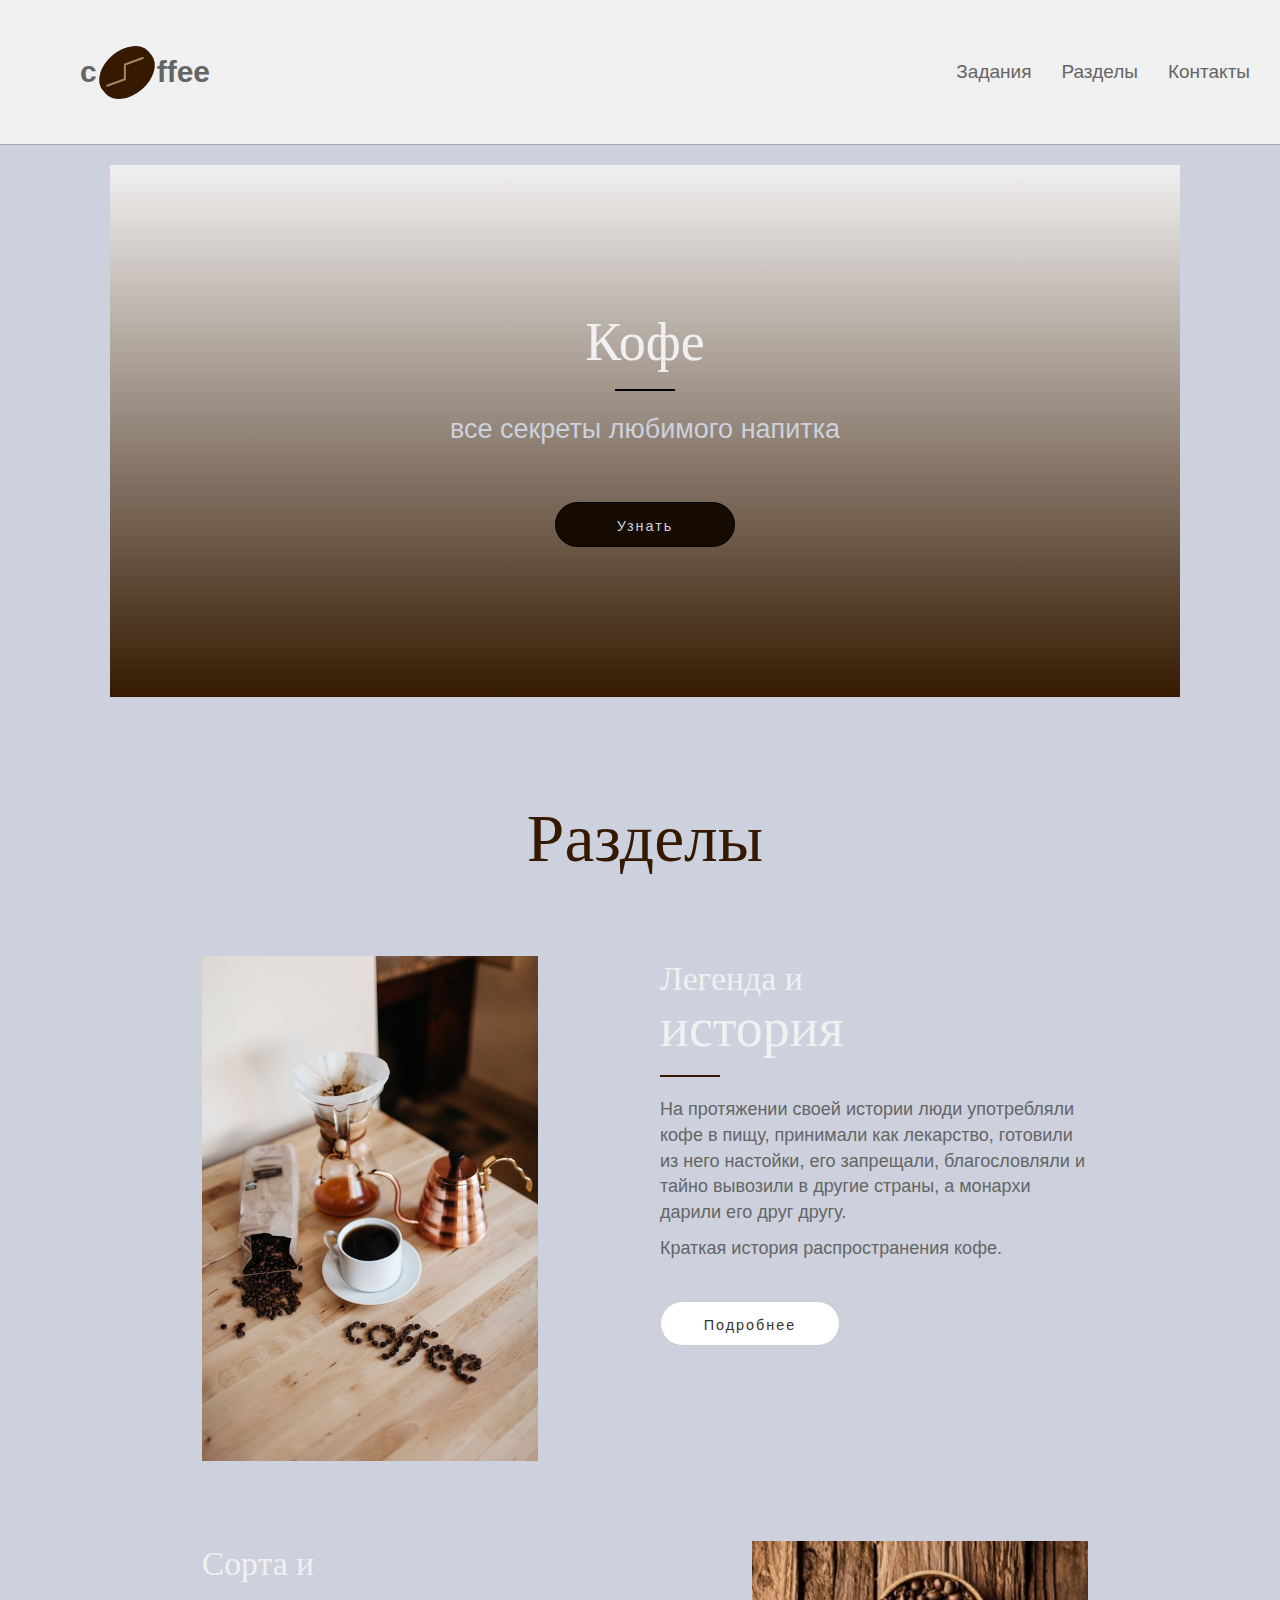
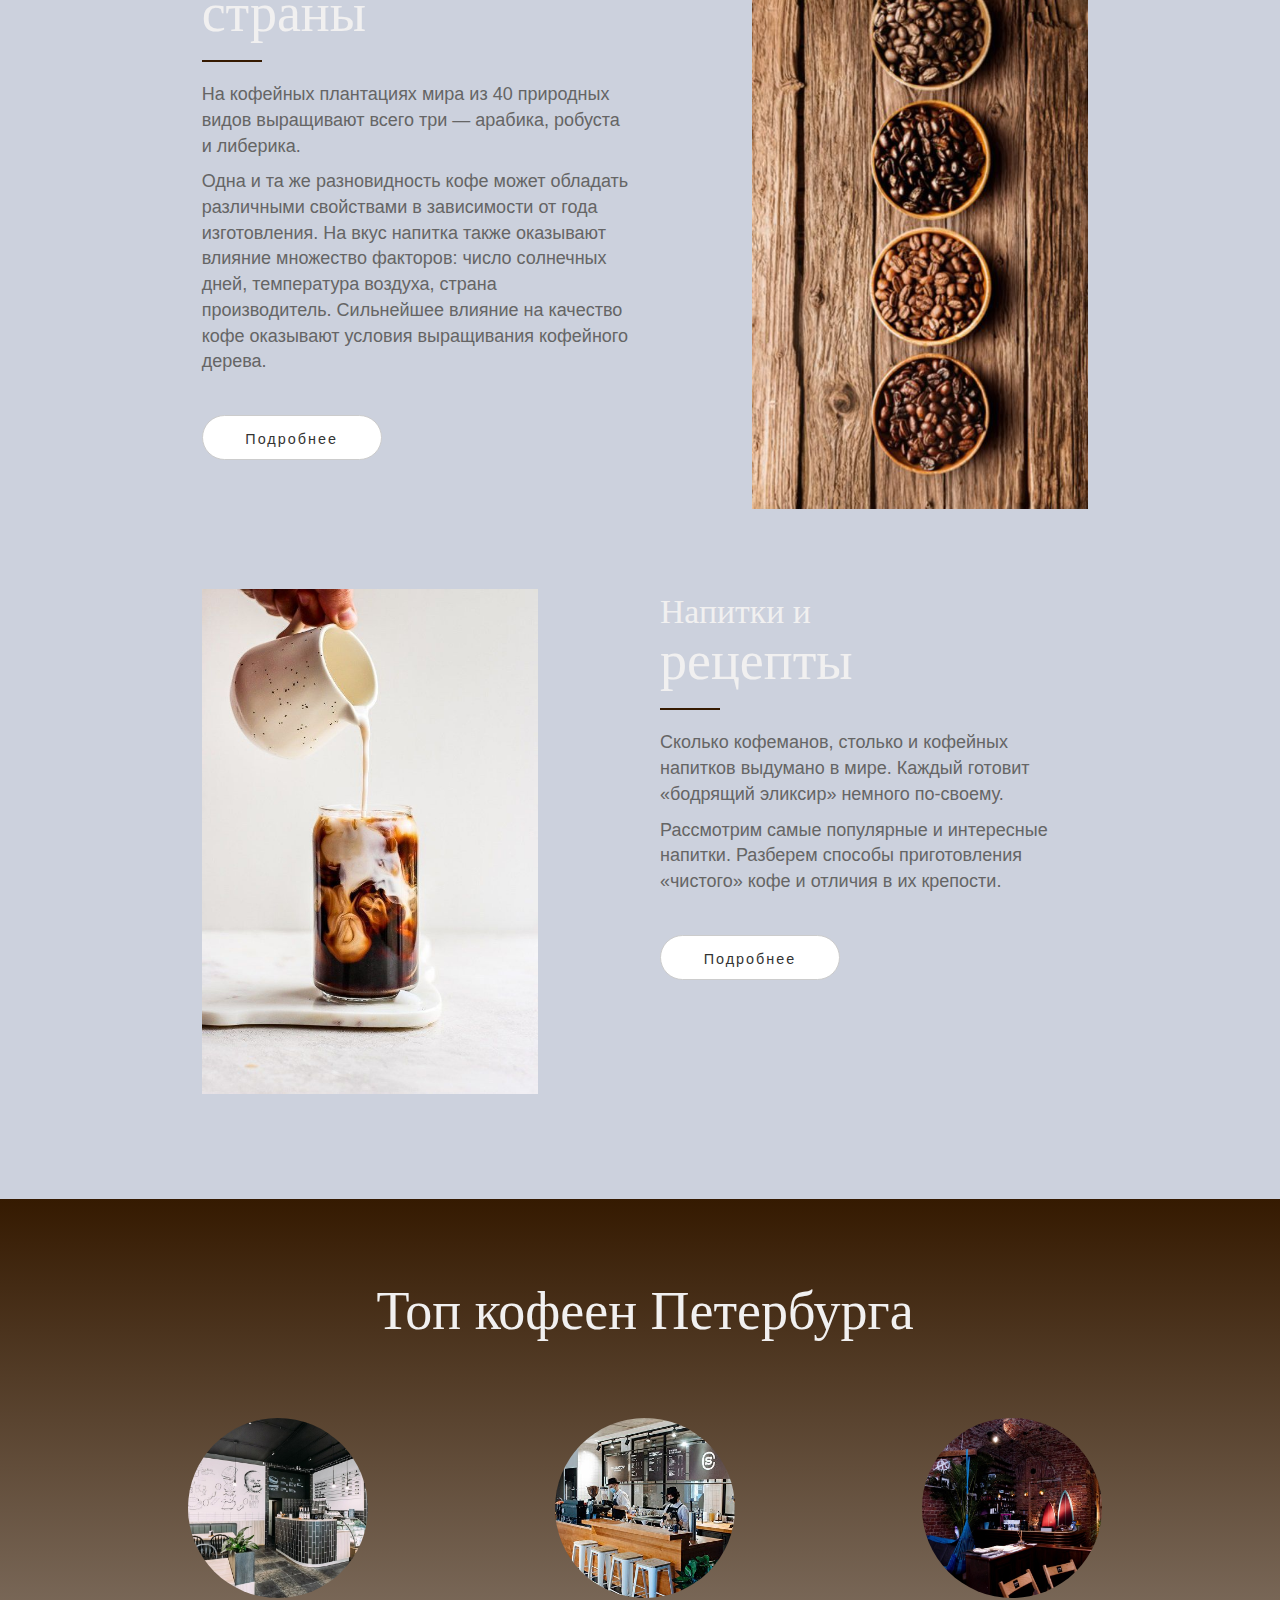
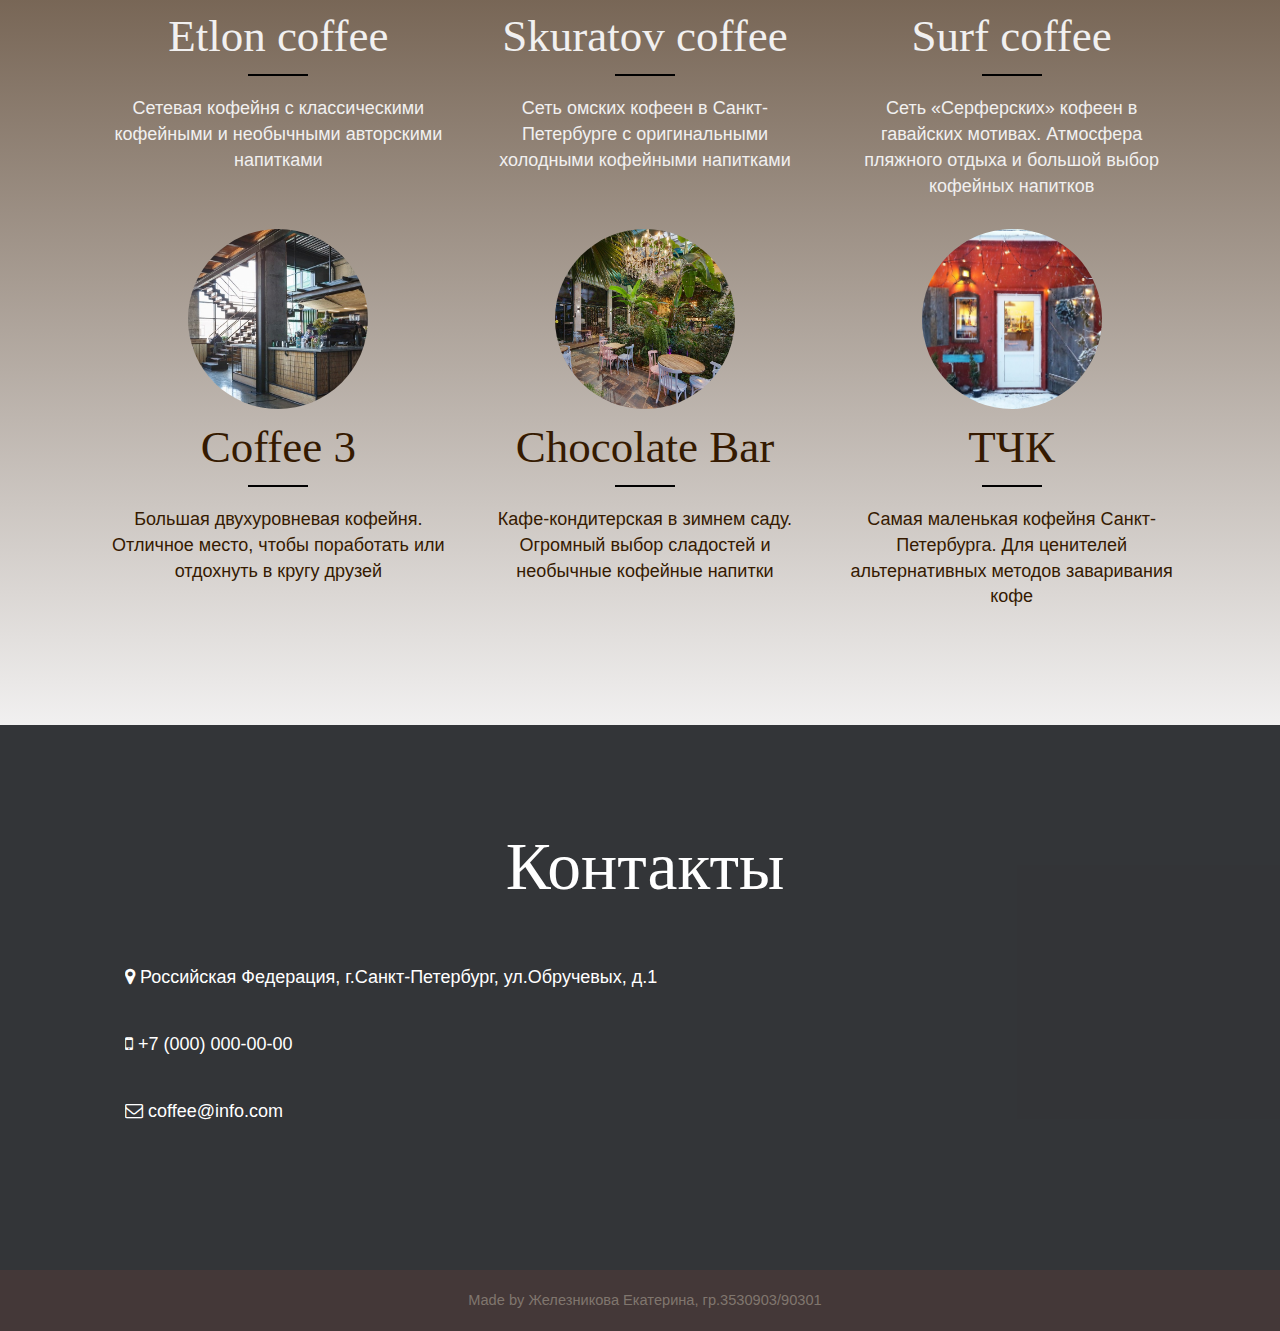
<file: site_zheleznikova/index.html>
<!DOCTYPE html>
<html>
    <head>
        <meta charset="utf-8">
        <title>Home</title>
        <link rel="shortcut icon" type="image/x-icon" href="assets/images/coffee-cup.png" />
        <meta name="viewport" content="width=device-width, initial-scale=1">
        <link rel="stylesheet" href="assets/css/font-awesome.min.css">
        <link rel="stylesheet" href="assets/css/bootstrap.min.css">

        <link rel="stylesheet" href="assets/css/style.css">
    </head>
    <body>
        <header id="main_menu" class="header navbar-fixed-top">
            <div class="container_1">
                <div class="navbar-header">
                    
                    <a href="index.html" class="logo">
                        <b><strong>c</strong></b>
                        <div id="coffeelogo">
                            <div id="trough"></div>
                        </div>
                        <b><strong>ffee</strong></b>
                    </a>                                        
                </div>    
                <label for="toggle-1" class="toggle-menu">
                    <i class="toggle-icon"></i>
                </label>
                <input type="checkbox" id="toggle-1">
                <nav>
                    <ul class="nav navbar-nav navbar-right">
                        <li><a href="tasks.html">Задания</a></li>
                        <li class="dropdown"><a href="#" class="dropdown-toggle" data-toggle="dropdown" role="button" aria-haspopup="true">Разделы</a>
                            <ul class="dropdown-menu">
                                <li><a href="history.html">История</a></li>
                                <li><a href="sorts.html">Сорта</a></li>
                                <li><a href="drinks.html">Напитки</a></li>
                            </ul>
                        </li>
                        <li><a href="contacts.html">Контакты</a></li>
                    </ul>  
                </nav>
            </div>
        </header>
        <!-- Home Section -->
        <section id="home_banner" class="home_banner">
            <div class="container">
                <div class="row">
                    <div class="col-sm-12 ">
                        <div class="main_home text-center">
                            <h2>Кофе</h2>
                            <div class="separator"></div>
                            <p class="subtitle">все секреты любимого напитка</p>
                            <a href="#service_header" class="btn">Узнать</a>
                        </div>
                    </div>
                </div>
            </div>
        </section>



        <section id="service" class="service sections lightbg">
            <div class="container">
                <div class="row">
                    <div class="col-sm-12">
                        <div id="service_header" class="head_title text-center">
                            <h1>Разделы</h1>
                        </div>

                        <div class="main_service_area"> 
                            <div class="single_service_area">
                                <div class="row">
                                    <div class="col-sm-4 col-sm-push-1 col-xs-8 col-xs-push-2">
                                        <div class="signle_service_left">
                                            <img src="assets/images/coffeeimg.jpg"  alt="" />
                                        </div>
                                    </div>
                                    <div class="col-sm-5 col-sm-push-2 col-xs-12">
                                        <div class="single_service">
                                            <h3>Легенда и</h3>
                                            <h2>история</h2>
                                            <div class="separator2"></div>
                                            <p>На протяжении своей истории люди употребляли кофе в пищу, принимали как лекарство, 
                                                готовили из него настойки, его запрещали, благословляли и тайно вывозили в другие страны, 
                                                а монархи дарили его друг другу. </p>

                                            <p>Краткая история распространения кофе.</p>

                                            <a href="history.html" class="btn btn-default">Подробнее</a>
                                        </div>
                                    </div>
                                </div>
                            </div>

                            <div class="single_service_area">
                                <div class="row">

                                    <div class="col-sm-4 col-sm-push-7 col-xs-8 col-xs-push-2">
                                        <div class="signle_service_left">
                                            <img src="assets/images/coffeeimg3.jpg" alt="" />
                                        </div>
                                    </div>

                                    <div class="col-sm-5 col-sm-pull-3 col-xs-12">
                                        <div class="single_service">
                                            <h3>Сорта и</h3>
                                            <h2>страны</h2>
                                            <div class="separator2"></div>
                                            <p>На кофейных плантациях мира из 40 природных видов выращивают всего три — арабика, робуста и либерика. </p>
                                            <p> Одна и та же разновидность кофе может обладать различными свойствами в зависимости от года изготовления. 
                                                На вкус напитка также оказывают влияние множество факторов: число солнечных дней, температура воздуха, страна производитель. 
                                                Сильнейшее влияние на качество кофе оказывают условия выращивания кофейного дерева.  </p>

                                            <a href="sorts.html" class="btn btn-default">Подробнее</a>
                                        </div>
                                    </div>

                                </div>
                            </div>

                            <div class="single_service_area">
                                <div class="row">
                                    <div class="col-sm-4 col-sm-push-1 col-xs-8 col-xs-push-2">
                                        <div class="signle_service_left">
                                            <img src="assets/images/coffeeimg4.jpg" alt="" />
                                        </div>
                                    </div>
                                    <div class="col-sm-5 col-sm-push-2 col-xs-12">
                                        <div class="single_service">
                                            <h3>Напитки и</h3>
                                            <h2>рецепты</h2>
                                            <div class="separator2"></div>
                                            <p>Сколько кофеманов, столько и кофейных напитков выдумано в мире. 
                                                Каждый готовит «бодрящий эликсир» немного по-своему. </p>
                                            <p>Рассмотрим самые популярные и интересные напитки.
                                                Разберем способы приготовления «чистого» кофе и отличия в их крепости. </p>

                                            <a href="drinks.html" class="btn btn-default">Подробнее</a>
                                        </div>
                                    </div>
                                </div>
                            </div>
                        </div>
                    </div>
                </div>
            </div>
        </section>

        


        <!-- Team Section -->
        <section id="team" class="team colorsbg sections">
            <div class="container">
                <div class="row">
                    <div class="main_team_area">
                        <div class="head_title text-center">
                            <h2>Топ кофеен Петербурга</h2>
                        </div>
                        <div class="main_team text-center"> 
                            <div class="single_team">
                                <div class="col-sm-12">
                                    <div class="row">
                                        <div class="col-sm-4">
                                            <div class="team_1">
                                                <img class="img-circle" src="assets/images/etlon.jpg" alt="" />
                                                <h4>Etlon coffee</h4>
                                                <div class="separator"></div>
                                                <p>Сетевая кофейня с классическими кофейными и необычными авторскими напитками </p>
                                            </div>
                                        </div> 
                                        <div class="col-sm-4">
                                            <div class="team_1">
                                                <img class="img-circle" src="assets/images/skuratov.jpg" alt="" />
                                                <h4>Skuratov coffee</h4>
                                                <div class="separator"></div>
                                                <p>Сеть омских кофеен в Санкт-Петербурге с оригинальными холодными кофейными напитками</p>
                                            </div>
                                        </div>
                                        <div class="col-sm-4">
                                            <div class="team_1">
                                                <img class="img-circle" src="assets/images/surf.jpg" alt="" />
                                                <h4>Surf coffee</h4>
                                                <div class="separator"></div>
                                                <p>Сеть «Серферских» кофеен в гавайских мотивах. Атмосфера пляжного отдыха и большой выбор кофейных напитков</p>
                                            </div>
                                        </div>
                                    </div>
                                </div>
                            </div>
                            <div class="single_team">
                                <div class="col-sm-12">
                                    <div class="row">
                                        <div class="col-sm-4">
                                            <div class="team">
                                                <img class="img-circle" src="assets/images/coffee3.jpg" alt="" />
                                                <h4>Coffee 3</h4>
                                                <div class="separator"></div>
                                                <p>Большая двухуровневая кофейня. Отличное место, чтобы поработать или отдохнуть в кругу друзей </p>
                                            </div>
                                        </div> 
                                        <div class="col-sm-4">
                                            <div class="team">
                                                <img class="img-circle" src="assets/images/secretgarden.jpg" alt="" />
                                                <h4>Chocolate Bar</h4>
                                                <div class="separator"></div>
                                                <p>Кафе-кондитерская в зимнем саду. Огромный выбор сладостей и необычные кофейные напитки</p>
                                            </div>
                                        </div> 
                                        <div class="col-sm-4">
                                            <div class="team">
                                                <img class="img-circle" src="assets/images/тчк.jpg" alt="" />
                                                <h4>ТЧК</h4>
                                                <div class="separator"></div>
                                                <p>Самая маленькая кофейня Санкт-Петербурга. Для ценителей альтернативных методов заваривания кофе</p>
                                            </div>
                                        </div> 
                                    </div>
                                </div>
                            </div> 
                        </div>
                    </div>
                </div>
            </div>
        </section>


        <!-- Contact Section -->
        <section id="contact" class="contact">
            <div class="container">
                <div class="overlay"></div>
                <div class="col-sm-12">
                    <div class="main_contact sections">
                        <div class="head_title text-center whitetext">
                            <h1>Контакты</h1>
                        </div>

                        <div class="row">
                            <div class="contact_contant">
                                <div class="col-sm-12 col-xs-12">
                                    <div class="single_message_right_info whitetext">
                                        <ul>
                                            <li><i class="fa fa-map-marker"></i> Российская Федерация, г.Санкт-Петербург, ул.Обручевых, д.1</li>

                                            <li><i class="fa fa-mobile-phone"></i> +7 (000) 000-00-00</li>

                                            <li><i class="fa fa-envelope-o"></i> coffee@info.com</li>
                                        </ul>
                                    </div>
                                </div>
                            </div> 
                        </div>
                    </div>
                </div>
            </div>
        </section>



        <!-- footer Section -->
        <footer id="footer" class="footer">
            <div class="container">
                <div class="row">
                    <div class="col-sm-12">
                        <div class="copyright_text text-center">
                            <p>Made by Железникова Екатерина, гр.3530903/90301</p>
                        </div>
                    </div>
                </div>
            </div>
        </footer>  
    </body>
</html>
</file>
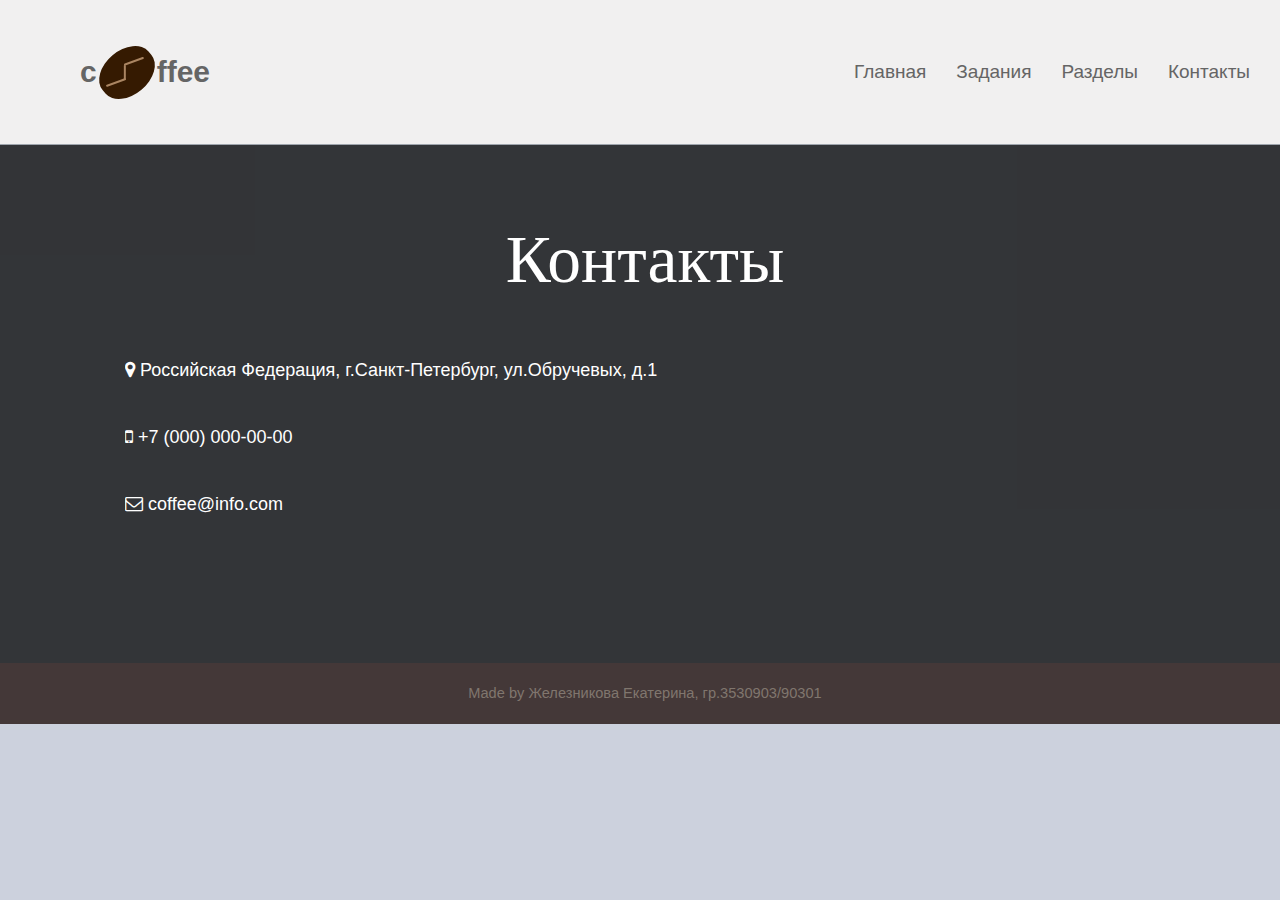
<file: site_zheleznikova/contacts.html>
<!DOCTYPE html>
<html>
    <head>
        <meta charset="utf-8">
        <title>Contacts</title>
        <link rel="shortcut icon" type="image/x-icon" href="assets/images/coffee-cup.png" />
        <meta name="viewport" content="width=device-width, initial-scale=1">
        <link rel="stylesheet" href="assets/css/font-awesome.min.css">
        <link rel="stylesheet" href="assets/css/bootstrap.min.css">

        <link rel="stylesheet" href="assets/css/style.css">
    </head>
    <body>
        <header id="main_menu" class="header navbar-fixed-top">
            <div class="container_1">
                <div class="navbar-header">
                    <a href="index.html" class="logo">
                        <b><strong>c</strong></b>
                        <div id="coffeelogo">
                            <div id="trough"></div>
                        </div>
                        <b><strong>ffee</strong></b>
                    </a>                                        
                </div>    
                <label for="toggle-1" class="toggle-menu">
                    <i class="toggle-icon"></i>
                </label>
                <input type="checkbox" id="toggle-1">
                <nav>
                    <ul class="nav navbar-nav navbar-right">
                        <li><a href="index.html">Главная</a></li>
                        <li><a href="tasks.html">Задания</a></li>
                        <li class="dropdown"><a href="#" class="dropdown-toggle" data-toggle="dropdown" role="button" aria-haspopup="true">Разделы</a>
                            <ul class="dropdown-menu">
                                <li><a href="history.html">История</a></li>
                                <li><a href="sorts.html">Сорта</a></li>
                                <li><a href="drinks.html">Напитки</a></li>
                            </ul>
                        </li>
                        <li><a href="contact.html">Контакты</a></li>
                    </ul>  
                </nav>
            </div>
        </header>
        

        <!-- Contact Section -->
        <section id="contact" class="contact">
            <div class="container">
                <div class="overlay"></div>
                <div class="col-sm-12">
                    <div class="main_contact_2 sections">
                        <div class="head_title text-center whitetext">
                            <h1>Контакты</h1>
                        </div>

                        <div class="row">
                            <div class="contact_contant">
                                <div class="col-sm-12 col-xs-12">
                                    <div class="single_message_right_info whitetext">
                                        <ul>
                                            <li><i class="fa fa-map-marker"></i> Российская Федерация, г.Санкт-Петербург, ул.Обручевых, д.1</li>

                                            <li><i class="fa fa-mobile-phone"></i> +7 (000) 000-00-00</li>

                                            <li><i class="fa fa-envelope-o"></i> coffee@info.com</li>
                                        </ul>
                                    </div>
                                </div>
                            </div> 
                        </div>
                    </div>
                </div>
            </div>
        </section>



        <!-- footer Section -->
        <footer id="footer" class="footer">
            <div class="container">
                <div class="row">
                    <div class="col-sm-12">
                        <div class="copyright_text text-center">
                            <p>Made by Железникова Екатерина, гр.3530903/90301</p>
                        </div>
                    </div>
                </div>
            </div>
        </footer>  
    </body>
</html>
</file>
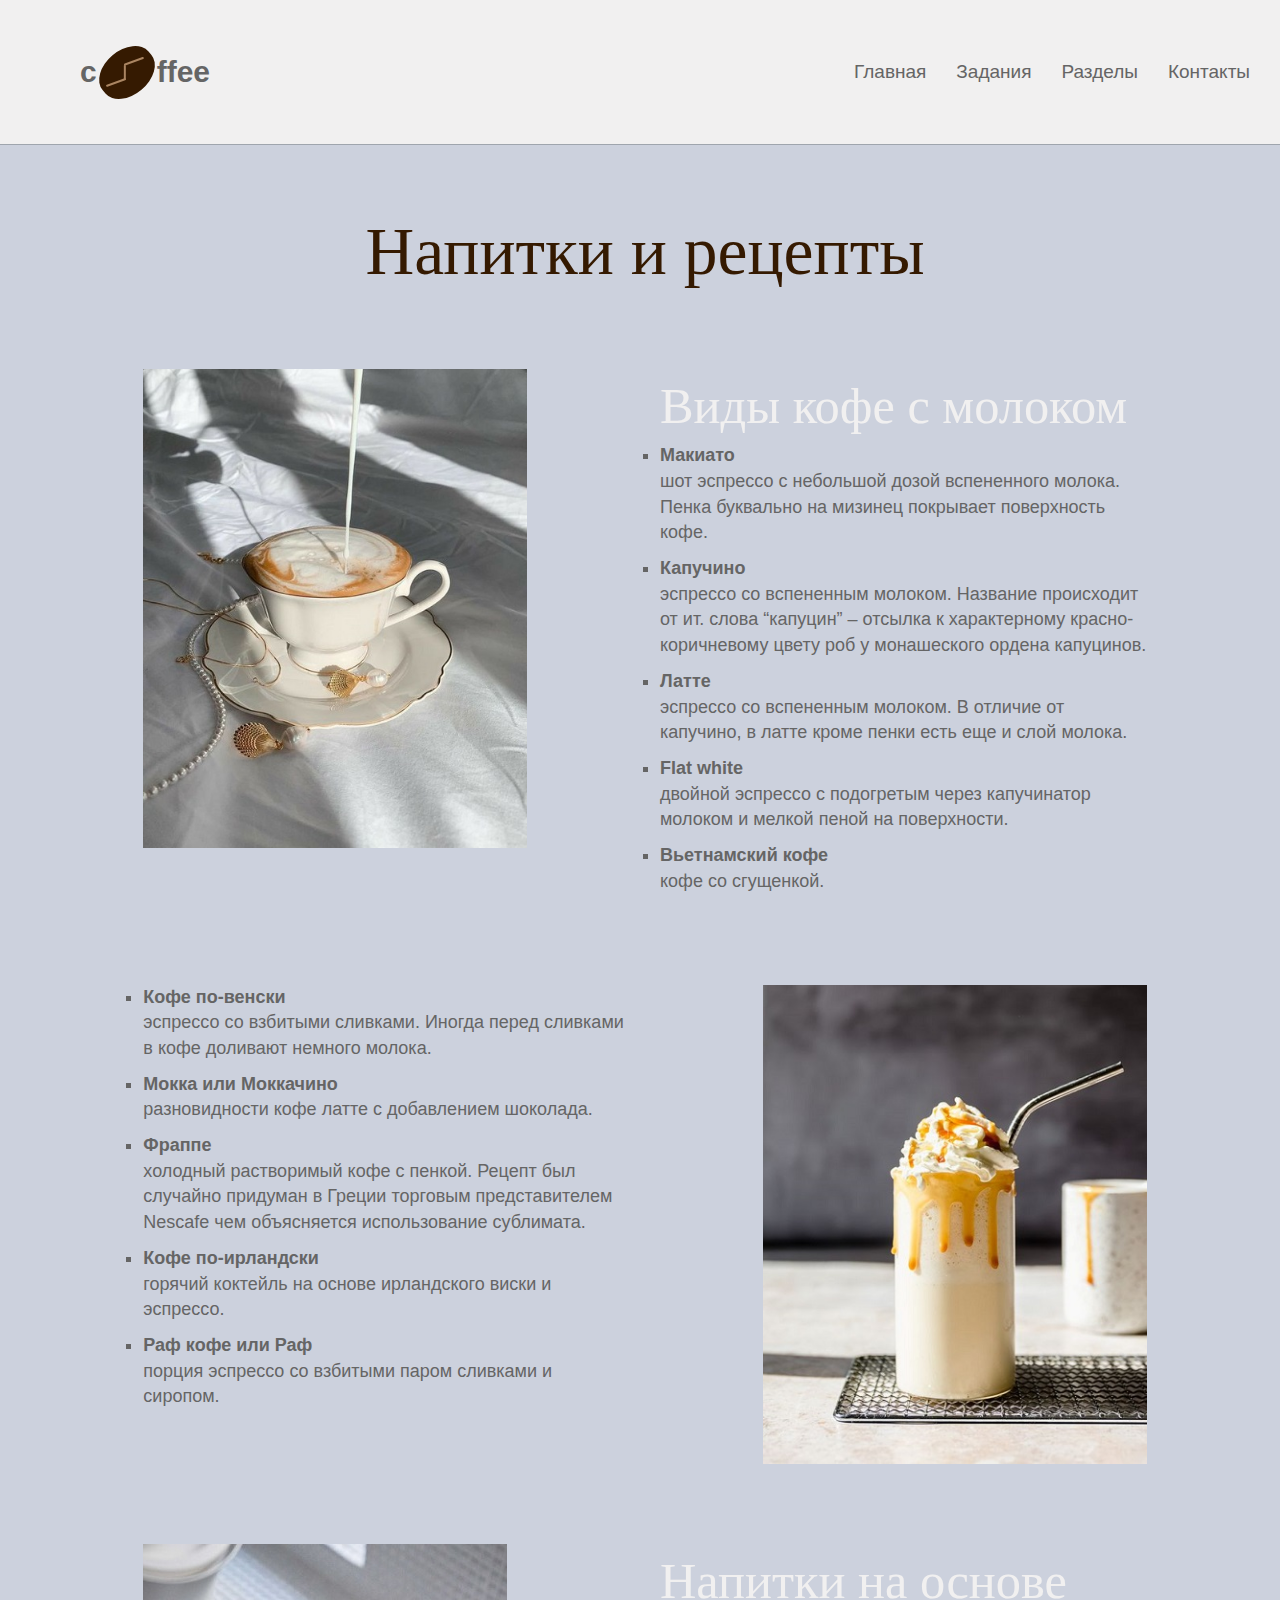
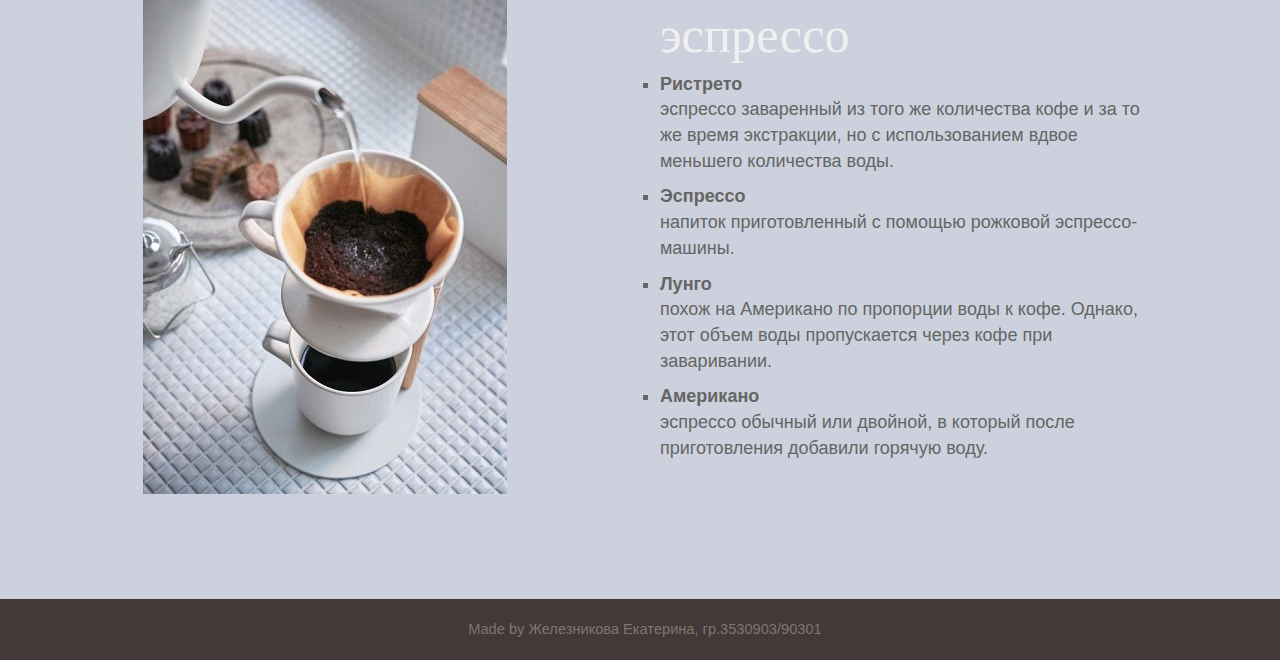
<file: site_zheleznikova/drinks.html>
<!DOCTYPE html>
<html>
    <head>
        <meta charset="utf-8">
        <title>Drinks</title>
        <link rel="shortcut icon" type="image/x-icon" href="assets/images/coffee-cup.png" />
        <meta name="viewport" content="width=device-width, initial-scale=1">
        <link rel="stylesheet" href="assets/css/font-awesome.min.css">
        <link rel="stylesheet" href="assets/css/bootstrap.min.css">

        <link rel="stylesheet" href="assets/css/style.css">
    </head>
    <body>
        <header id="main_menu" class="header navbar-fixed-top">
            <div class="container_1">
                <div class="navbar-header">
                    <a href="index.html" class="logo">
                        <b><strong>c</strong></b>
                        <div id="coffeelogo">
                            <div id="trough"></div>
                        </div>
                        <b><strong>ffee</strong></b>
                    </a>                                        
                </div>    
                <label for="toggle-1" class="toggle-menu">
                    <i class="toggle-icon"></i>
                </label>
                <input type="checkbox" id="toggle-1">
                <nav>
                    <ul class="nav navbar-nav navbar-right">
                        <li><a href="index.html">Главная</a></li>
                        <li><a href="tasks.html">Задания</a></li>
                        <li class="dropdown"><a href="#" class="dropdown-toggle" data-toggle="dropdown" role="button" aria-haspopup="true">Разделы</a>
                            <ul class="dropdown-menu">
                                <li><a href="history.html">История</a></li>
                                <li><a href="sorts.html">Сорта</a></li>
                                <li><a href="drinks.html">Напитки</a></li>
                            </ul>
                        </li>
                        <li><a href="contacts.html">Контакты</a></li>
                    </ul>  
                </nav>
            </div>
        </header>
        
        <section id="service" class="service sections lightbg">
            <div class="container_2">
                <div class="row">
                    <div class="col-sm-12">
                        <div class="head_title text-center">
                            <h1>Напитки и рецепты</h1>
                        </div>

                        <div class="main_service_area"> 
                            <div class="single_service_area">
                                <div class="row">
                                    <div class="col-sm-4 col-sm-push-1 col-xs-8 col-xs-push-2">
                                        <div class="signle_service_left">
                                            <img src="assets/images/drink1.jpg"  alt="" />
                                        </div>
                                    </div>
                                    <div class="col-sm-5 col-sm-push-2 col-xs-12">
                                        <div class="single_service">
                                            <h5>Виды кофе с молоком</h5>
                                            <ul class="drink_list">
                                                <li><b>Макиато</b></li>
                                                <p>шот эспрессо с небольшой дозой вспененного молока. Пенка буквально на мизинец покрывает поверхность кофе.</p>
                                                <li><b>Капучино</b></li>
                                                <p>эспрессо со вспененным молоком. Название происходит от ит. слова “капуцин” – отсылка к характерному красно-коричневому цвету роб у монашеского ордена капуцинов.</p>
                                                <li><b>Латте</b></li>
                                                <p>эспрессо со вспененным молоком. В отличие от капучино, в латте кроме пенки есть еще и слой молока. </p>
                                                <li><b>Flat white</b></li>
                                                <p>двойной эспрессо с подогретым через капучинатор молоком и мелкой пеной на поверхности.</p>
                                                <li><b>Вьетнамский кофе</b></li>
                                                <p>кофе со сгущенкой.</p>
                                            </ul>
                                        </div>
                                    </div>
                                </div>
                            </div>

                            <div class="single_service_area">
                                <div class="row">

                                    <div class="col-sm-4 col-sm-push-7 col-xs-8 col-xs-push-2">
                                        <div class="signle_service_left">
                                            <img src="assets/images/drink2.jpg" alt="" />
                                        </div>
                                    </div>

                                    <div class="col-sm-5 col-sm-pull-3 col-xs-12">
                                        <div class="single_service">
                                            <ul class="drink_list">
                                                <li><b>Кофе по-венски</b></li>
                                                <p>эспрессо со взбитыми сливками. Иногда перед сливками в кофе доливают немного молока.</p>
                                                <li><b>Мокка или Моккачино</b></li>
                                                <p>разновидности кофе латте с добавлением шоколада.</p>
                                                <li><b>Фраппе</b></li>
                                                <p>холодный растворимый кофе с пенкой. Рецепт был случайно придуман в Греции торговым представителем Nescafe чем объясняется использование сублимата. </p>
                                                <li><b>Кофе по-ирландски</b></li>
                                                <p>горячий коктейль на основе ирландского виски и эспрессо.</p>
                                                <li><b>Раф кофе или Раф</b></li>
                                                <p>порция эспрессо со взбитыми паром сливками и сиропом.</p>
                                            </ul>
                                         </div>
                                    </div>

                                </div>
                            </div>

                            <div class="single_service_area">
                                <div class="row">
                                    <div class="col-sm-4 col-sm-push-1 col-xs-8 col-xs-push-2">
                                        <div class="signle_service_left">
                                            <img src="assets/images/drink3.jpg" alt="" />
                                        </div>
                                    </div>
                                    <div class="col-sm-5 col-sm-push-2 col-xs-12">
                                        <div class="single_service">
                                            <h5>Напитки на основе эспрессо</h5>
                                            <ul class="drink_list">
                                                <li><b>Ристрето</b></li>
                                                <p>эспрессо заваренный из того же количества кофе и за то же время экстракции, но с использованием вдвое меньшего количества воды.</p>
                                                <li><b>Эспрессо</b></li>
                                                <p>напиток приготовленный с помощью рожковой эспрессо-машины. </p>
                                                <li><b>Лунго</b></li>
                                                <p>похож на Американо по пропорции воды к кофе. Однако, этот объем воды пропускается через кофе при заваривании.</p>
                                                <li><b>Американо</b></li>
                                                <p>эспрессо обычный или двойной, в который после приготовления добавили горячую воду.</p>
                                            </ul>
                                        </div>
                                    </div>
                                </div>
                            </div>
                        </div>
                    </div>
                </div>
            </div>
        </section>
                            
        <!-- footer Section -->
        <footer id="footer" class="footer">
            <div class="container">
                <div class="row">
                    <div class="col-sm-12">
                        <div class="copyright_text text-center">
                            <p>Made by Железникова Екатерина, гр.3530903/90301</p>
                        </div>
                    </div>
                </div>
            </div>
        </footer>  
    </body>
</html>
</file>
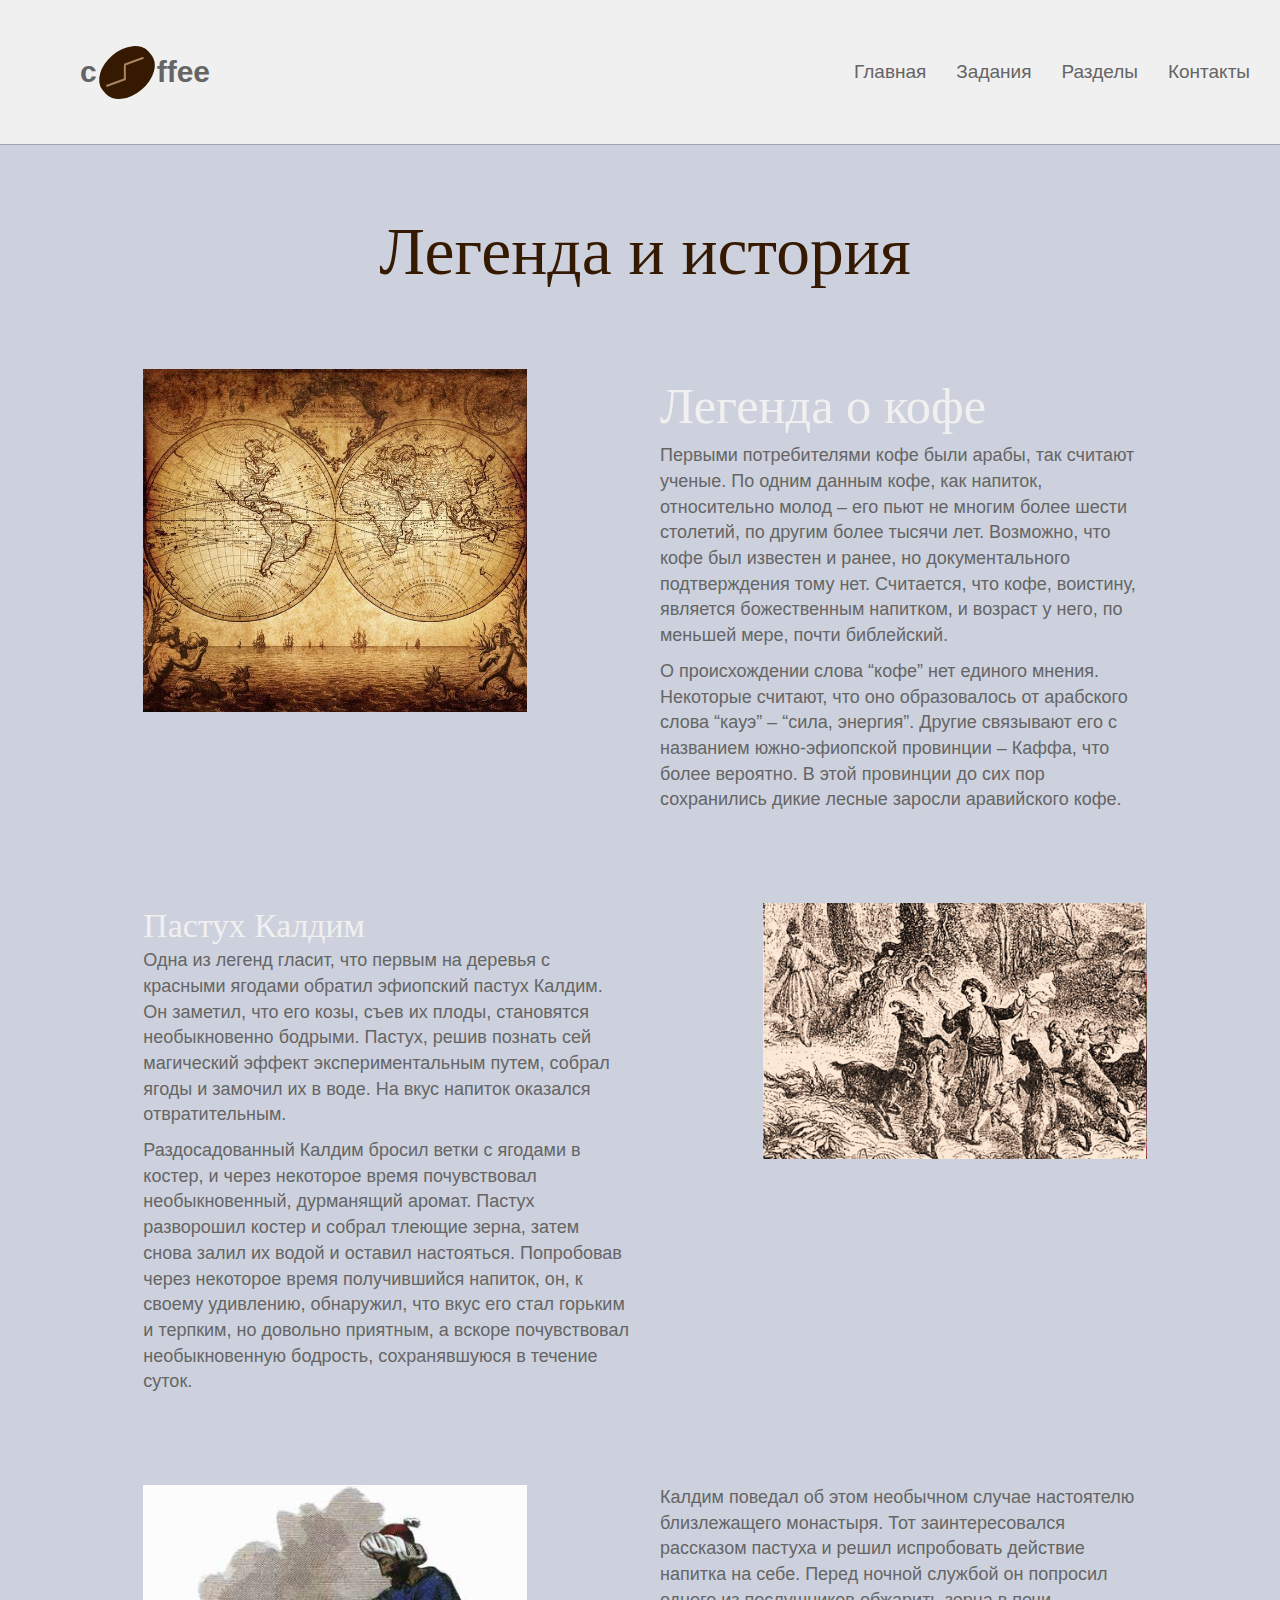
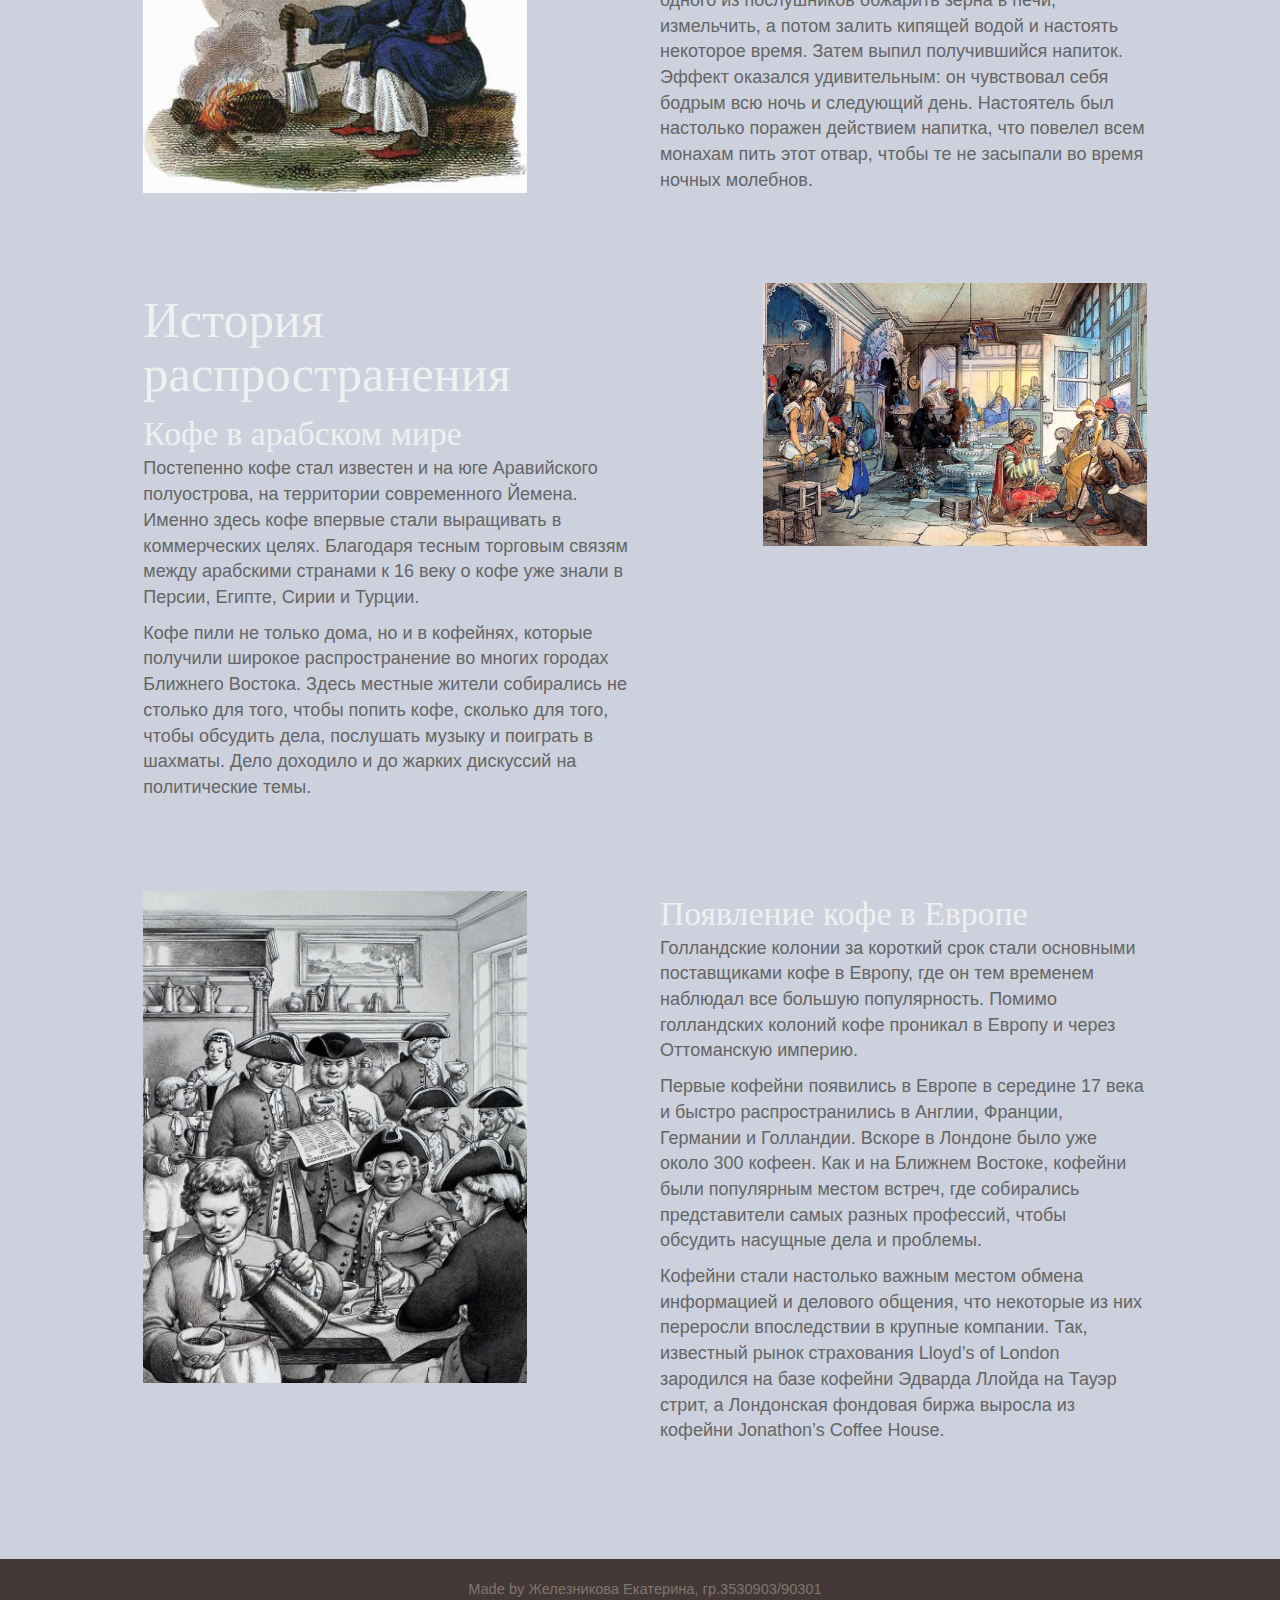
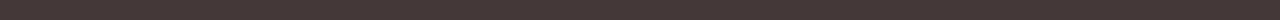
<file: site_zheleznikova/history.html>
<!DOCTYPE html>
<html>
    <head>
        <meta charset="utf-8">
        <title>History</title>
        <link rel="shortcut icon" type="image/x-icon" href="assets/images/coffee-cup.png" />
        <meta name="viewport" content="width=device-width, initial-scale=1">
        <link rel="stylesheet" href="assets/css/font-awesome.min.css">
        <link rel="stylesheet" href="assets/css/bootstrap.min.css">

        <link rel="stylesheet" href="assets/css/style.css">
    </head>
    <body>
        <header id="main_menu" class="header navbar-fixed-top">
            <div class="container_1">
                <div class="navbar-header">
                    <a href="index.html" class="logo">
                        <b><strong>c</strong></b>
                        <div id="coffeelogo">
                            <div id="trough"></div>
                        </div>
                        <b><strong>ffee</strong></b>
                    </a>                                        
                </div>    
                <label for="toggle-1" class="toggle-menu">
                    <i class="toggle-icon"></i>
                </label>
                <input type="checkbox" id="toggle-1">
                <nav>
                    <ul class="nav navbar-nav navbar-right">
                        <li><a href="index.html">Главная</a></li>
                        <li><a href="tasks.html">Задания</a></li>
                        <li class="dropdown"><a href="#" class="dropdown-toggle" data-toggle="dropdown" role="button" aria-haspopup="true">Разделы</a>
                            <ul class="dropdown-menu">
                                <li><a href="history.html">История</a></li>
                                <li><a href="sorts.html">Сорта</a></li>
                                <li><a href="drinks.html">Напитки</a></li>
                            </ul>
                        </li>
                        <li><a href="contacts.html">Контакты</a></li>
                    </ul>  
                </nav>
            </div>
        </header>
        
        <section id="service" class="service sections lightbg">
            <div class="container_2">
                <div class="row">
                    <div class="col-sm-12">
                        <div class="head_title text-center">
                            <h1>Легенда и история</h1>
                        </div>

                        <div class="main_service_area"> 
                            <div class="single_service_area">
                                <div class="row">
                                    <div class="col-sm-4 col-sm-push-1 col-xs-8 col-xs-push-2">
                                        <div class="signle_service_left">
                                            <img src="assets/images/history2.jpg"  alt="" />
                                        </div>
                                    </div>
                                    <div class="col-sm-5 col-sm-push-2 col-xs-12">
                                        <div class="single_service">
                                            <h5>Легенда о кофе</h5>
                                            <p>Первыми потребителями кофе были арабы, так считают ученые. По одним данным кофе, как напиток, 
                                                относительно молод – его пьют не многим более шести столетий, по другим более тысячи лет. 
                                                Возможно, что кофе был известен и ранее, но документального подтверждения тому нет. 
                                                Считается, что кофе, воистину, является божественным напитком, и возраст у него, по меньшей мере, почти библейский.</p>
                                            
                                            <p>О происхождении слова “кофе” нет единого мнения. Некоторые считают, что оно образовалось от арабского слова “кауэ” – 
                                                “сила, энергия”. Другие связывают его с названием южно-эфиопской провинции – Каффа, что более вероятно. 
                                                В этой провинции до сих пор сохранились дикие лесные заросли аравийского кофе. </p>
                                        </div>
                                    </div>
                                </div>
                            </div>

                            <div class="single_service_area">
                                <div class="row">

                                    <div class="col-sm-4 col-sm-push-7 col-xs-8 col-xs-push-2">
                                        <div class="signle_service_left">
                                            <img src="assets/images/history1.jpg" alt="" />
                                        </div>
                                    </div>

                                    <div class="col-sm-5 col-sm-pull-3 col-xs-12">
                                        <div class="single_service">
                                            <h3>Пастух Калдим</h3>
                                            <p>Одна из легенд гласит, что первым на деревья с красными ягодами обратил эфиопский пастух Калдим. Он заметил, что его козы, съев их плоды, 
                                                становятся необыкновенно бодрыми. Пастух, решив познать сей магический эффект экспериментальным путем, собрал ягоды и замочил их в воде. 
                                                На вкус напиток оказался отвратительным.</p> 
                                            <p>Раздосадованный Калдим бросил ветки с ягодами в костер, и через некоторое время почувствовал необыкновенный, дурманящий аромат. 
                                                Пастух разворошил костер и собрал тлеющие зерна, затем снова залил их водой и оставил настояться. Попробовав через некоторое время получившийся 
                                                напиток, он, к своему удивлению, обнаружил, что вкус его стал горьким и терпким, но довольно приятным, а вскоре почувствовал необыкновенную бодрость, 
                                                сохранявшуюся в течение суток.</p>
                                            </div>
                                    </div>

                                </div>
                            </div>

                            <div class="single_service_area">
                                <div class="row">
                                    <div class="col-sm-4 col-sm-push-1 col-xs-8 col-xs-push-2">
                                        <div class="signle_service_left">
                                            <img src="assets/images/history3.jpg" alt="" />
                                        </div>
                                    </div>
                                    <div class="col-sm-5 col-sm-push-2 col-xs-12">
                                        <div class="single_service">
                                            <p> Калдим поведал об этом необычном случае настоятелю близлежащего монастыря. Тот заинтересовался рассказом пастуха и решил испробовать действие напитка на себе. 
                                                Перед ночной службой он попросил одного из послушников обжарить зерна в печи, измельчить, а потом залить кипящей водой и настоять некоторое время. 
                                                Затем выпил получившийся напиток. Эффект оказался удивительным: он чувствовал себя бодрым всю ночь и следующий день. Настоятель был настолько поражен действием 
                                                напитка, что повелел всем монахам пить этот отвар, чтобы те не засыпали во время ночных молебнов.</p>
                                        
                                        </div>
                                    </div>
                                </div>
                            </div>
                            <div class="single_service_area">
                                <div class="row">

                                    <div class="col-sm-4 col-sm-push-7 col-xs-8 col-xs-push-2">
                                        <div class="signle_service_left">
                                            <img src="assets/images/history4.jpg" alt="" />
                                        </div>
                                    </div>

                                    <div class="col-sm-5 col-sm-pull-3 col-xs-12">
                                        <div class="single_service">
                                            <h5>История распространения</h5>
                                            <h3>Кофе в арабском мире</h3>
                                            <p>Постепенно кофе стал известен и на юге Аравийского полуострова, на территории современного Йемена. Именно здесь кофе впервые стали выращивать в коммерческих целях. 
                                                Благодаря тесным торговым связям между арабскими странами к 16 веку о кофе уже знали в Персии, Египте, Сирии и Турции.</p>
                                            <p>Кофе пили не только дома, но и в кофейнях, которые получили широкое распространение во многих городах Ближнего Востока. Здесь местные жители собирались не столько 
                                                для того, чтобы попить кофе, сколько для того, чтобы обсудить дела, послушать музыку и поиграть в шахматы. Дело доходило и до жарких дискуссий на политические темы.</p>
                                        </div>
                                    </div>

                                </div>
                            </div>
                            <div class="single_service_area">
                                <div class="row">
                                    <div class="col-sm-4 col-sm-push-1 col-xs-8 col-xs-push-2">
                                        <div class="signle_service_left">
                                            <img src="assets/images/history5.jpg" alt="" />
                                        </div>
                                    </div>
                                    <div class="col-sm-5 col-sm-push-2 col-xs-12">
                                        <div class="single_service">
                                            <h3>Появление кофе в Европе</h3>
                                            <p>Голландские колонии за короткий срок стали основными поставщиками кофе в Европу, где он тем временем наблюдал все большую популярность. 
                                                Помимо голландских колоний кофе проникал в Европу и через Оттоманскую империю.</p>  
                                            <p>Первые кофейни появились в Европе в середине 17 века и быстро распространились в Англии, Франции, Германии и Голландии. Вскоре в Лондоне было уже около 300 кофеен. 
                                                Как и на Ближнем Востоке, кофейни были популярным местом встреч, где собирались представители самых разных профессий, чтобы обсудить насущные дела и проблемы. </p> 
                                            <p>Кофейни стали настолько важным местом обмена информацией и делового общения, что некоторые из них переросли впоследствии в крупные компании. Так, известный рынок страхования 
                                                Lloyd’s of London зародился на базе кофейни Эдварда Ллойда на Тауэр стрит, а Лондонская фондовая биржа выросла из кофейни Jonathon’s Coffee House.</p>
                                        </div>
                                    </div>
                                </div>
                            </div>
                        </div>
                    </div>
                </div>
            </div>
        </section>


        <!-- footer Section -->
        <footer id="footer" class="footer">
            <div class="container">
                <div class="row">
                    <div class="col-sm-12">
                        <div class="copyright_text text-center">
                            <p>Made by Железникова Екатерина, гр.3530903/90301</p>
                        </div>
                    </div>
                </div>
            </div>
        </footer>  
    </body>
</html>
</file>
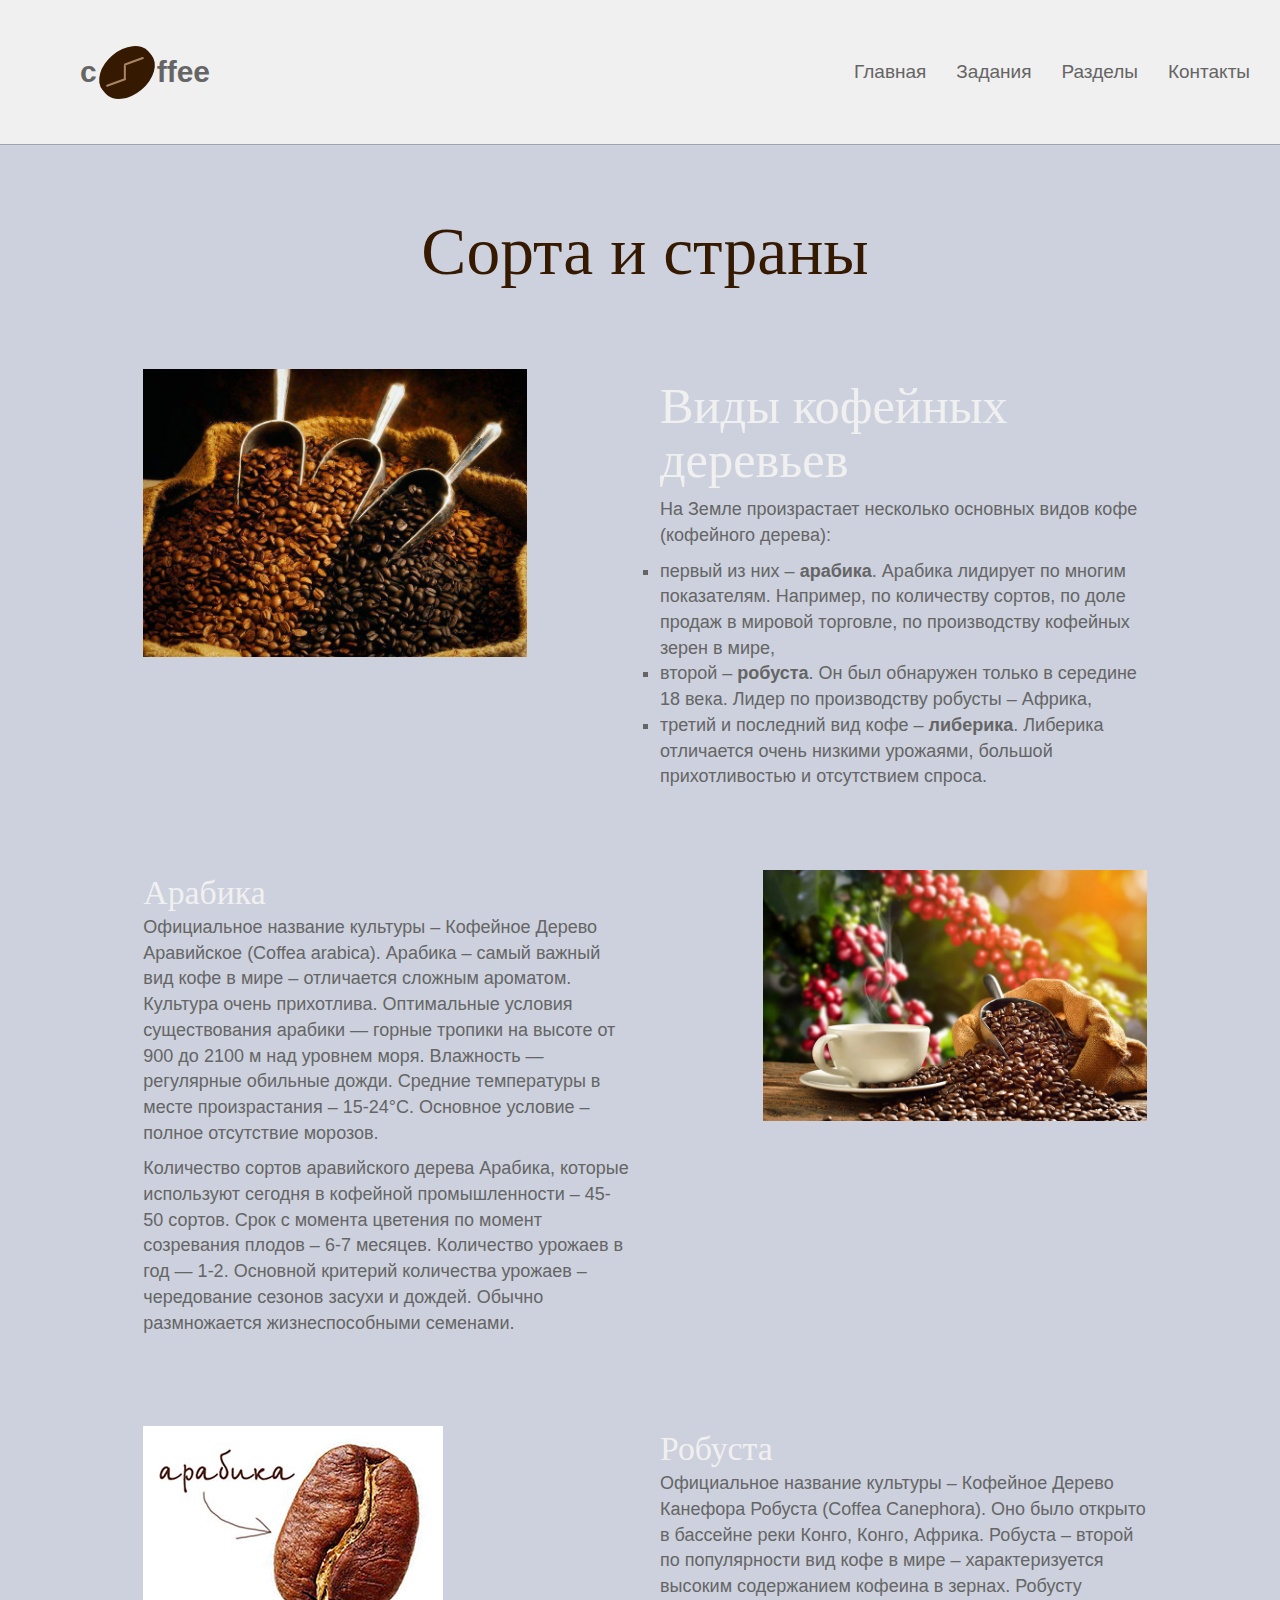
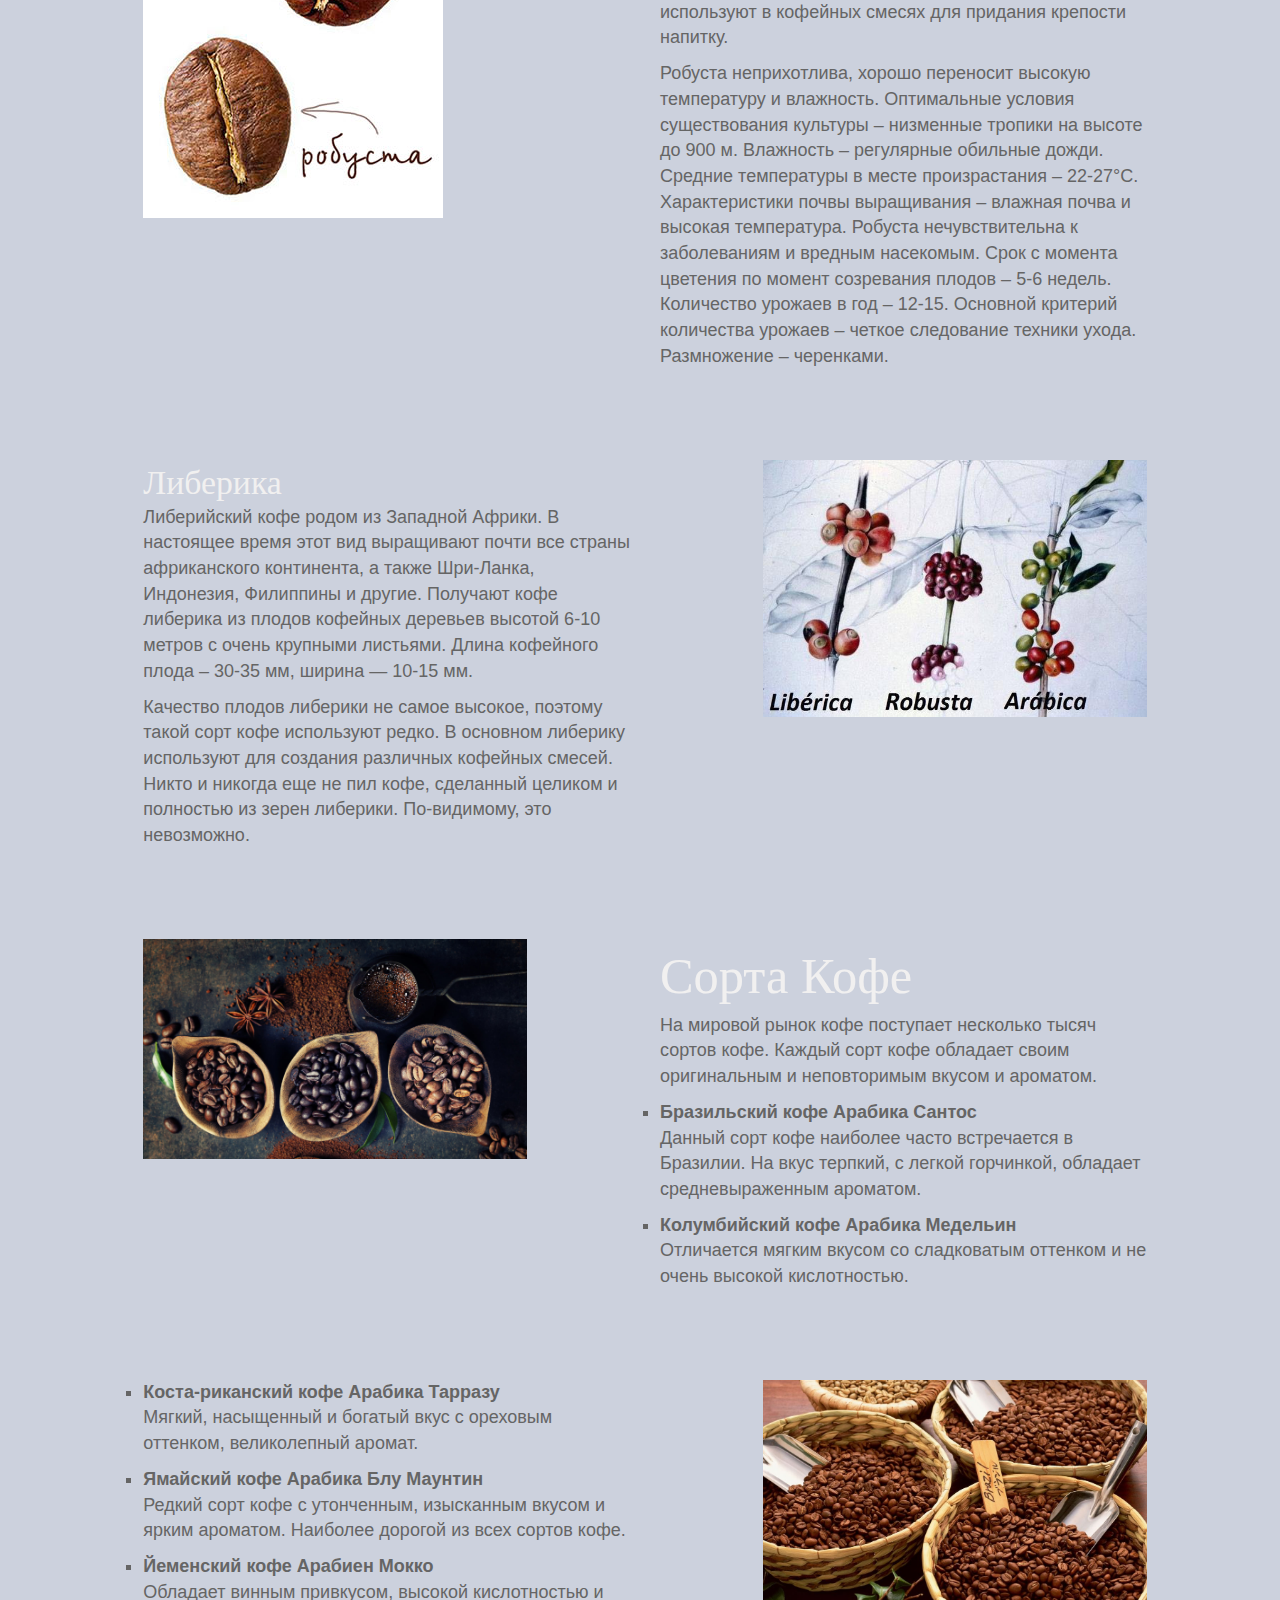
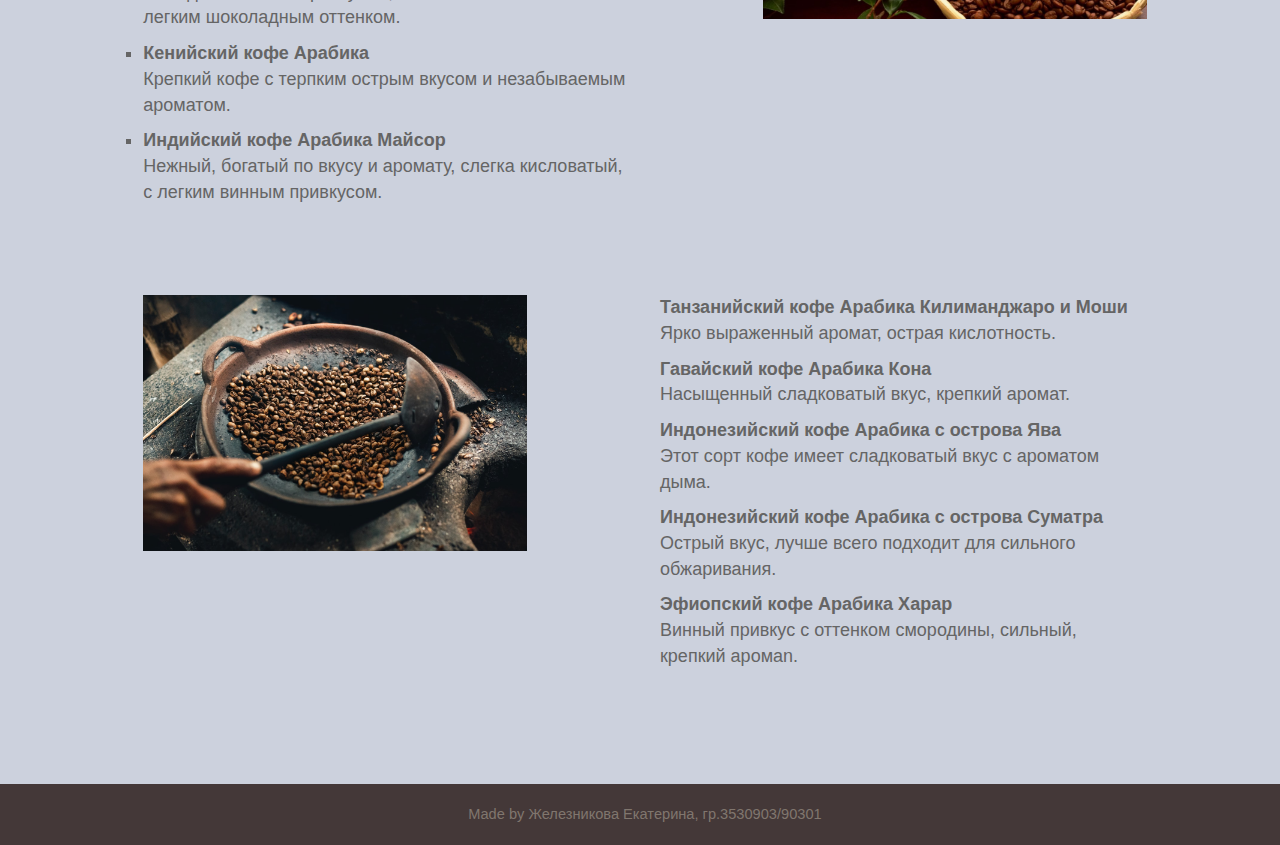
<file: site_zheleznikova/sorts.html>
<!DOCTYPE html>
<html>
    <head>
        <meta charset="utf-8">
        <title>Sorts</title>
        <link rel="shortcut icon" type="image/x-icon" href="assets/images/coffee-cup.png" />
        <meta name="viewport" content="width=device-width, initial-scale=1">
        <link rel="stylesheet" href="assets/css/font-awesome.min.css">
        <link rel="stylesheet" href="assets/css/bootstrap.min.css">

        <link rel="stylesheet" href="assets/css/style.css">
    </head>
    <body>
        <header id="main_menu" class="header navbar-fixed-top">
            <div class="container_1">
                <div class="navbar-header">
                    <a href="index.html" class="logo">
                        <b><strong>c</strong></b>
                        <div id="coffeelogo">
                            <div id="trough"></div>
                        </div>
                        <b><strong>ffee</strong></b>
                    </a>                                        
                </div>    
                <label for="toggle-1" class="toggle-menu">
                    <i class="toggle-icon"></i>
                </label>
                <input type="checkbox" id="toggle-1">
                <nav>
                    <ul class="nav navbar-nav navbar-right">
                        <li><a href="index.html">Главная</a></li>
                        <li><a href="tasks.html">Задания</a></li>
                        <li class="dropdown"><a href="#" class="dropdown-toggle" data-toggle="dropdown" role="button" aria-haspopup="true">Разделы</a>
                            <ul class="dropdown-menu">
                                <li><a href="history.html">История</a></li>
                                <li><a href="sorts.html">Сорта</a></li>
                                <li><a href="drinks.html">Напитки</a></li>
                            </ul>
                        </li>
                        <li><a href="contacts.html">Контакты</a></li>
                    </ul>  
                </nav>
            </div>
        </header>


        <section id="service" class="service sections lightbg">
            <div class="container_2">
                <div class="row">
                    <div class="col-sm-12">
                        <div class="head_title text-center">
                            <h1>Сорта и страны</h1>
                        </div>

                        <div class="main_service_area"> 
                            <div class="single_service_area">
                                <div class="row">
                                    <div class="col-sm-4 col-sm-push-1 col-xs-8 col-xs-push-2">
                                        <div class="signle_service_left">
                                            <img src="assets/images/sort1.jpg"  alt="" />
                                        </div>
                                    </div>
                                    <div class="col-sm-5 col-sm-push-2 col-xs-12">
                                        <div class="single_service">
                                            <h5>Виды кофейных деревьев</h5>
                                            <p>На Земле произрастает несколько основных видов кофе (кофейного дерева): </p>
                                            <ul class="sort_list">
                                                <li>первый из них – <b>арабика</b>. Арабика лидирует по многим показателям. Например, по количеству сортов, 
                                                    по доле продаж в мировой торговле, по производству кофейных зерен в мире,</li>
                                                <li>второй – <b>робуста</b>. Он был обнаружен только в середине 18 века. Лидер по производству робусты – Африка,</li>
                                                <li>третий и последний вид кофе – <b>либерика</b>. Либерика отличается очень низкими урожаями, большой прихотливостью и отсутствием спроса.</li>
                                            </ul>
                                        </div>
                                    </div>
                                </div>
                            </div>

                            <div class="single_service_area">
                                <div class="row">

                                    <div class="col-sm-4 col-sm-push-7 col-xs-8 col-xs-push-2">
                                        <div class="signle_service_left">
                                            <img src="assets/images/sort3.jpg" alt="" />
                                        </div>
                                    </div>

                                    <div class="col-sm-5 col-sm-pull-3 col-xs-12">
                                        <div class="single_service">
                                            <h3>Арабика</h3>
                                            <p>Официальное название культуры – Кофейное Дерево Аравийское (Coffea arabica). Арабика – самый важный вид кофе в мире – отличается сложным ароматом. 
                                                Культура очень прихотлива. Оптимальные условия существования арабики — горные тропики на высоте от 900 до 2100 м над уровнем моря. 
                                                Влажность — регулярные обильные дожди. Средние температуры в месте произрастания – 15-24°C. Основное условие – полное отсутствие морозов. </p>
                                            <p> Количество сортов аравийского дерева Арабика, которые используют сегодня в кофейной промышленности – 45-50 сортов. 
                                                Срок с момента цветения по момент созревания плодов – 6-7 месяцев. Количество урожаев в год — 1-2. 
                                                Основной критерий количества урожаев – чередование сезонов засухи и дождей. Обычно размножается жизнеспособными семенами.</p>
                                        </div>
                                    </div>

                                </div>
                            </div>

                            <div class="single_service_area">
                                <div class="row">
                                    <div class="col-sm-4 col-sm-push-1 col-xs-8 col-xs-push-2">
                                        <div class="signle_service_left">
                                            <img src="assets/images/sort2.jpg" alt="" />
                                        </div>
                                    </div>
                                    <div class="col-sm-5 col-sm-push-2 col-xs-12">
                                        <div class="single_service">
                                            <h3>Робуста</h3>
                                            <p>Официальное название культуры – Кофейное Дерево Канефора Робуста (Coffea Canephora). Оно было открыто в бассейне реки Конго, Конго, Африка. 
                                                Робуста – второй по популярности вид кофе в мире – характеризуется высоким содержанием кофеина в зернах. 
                                                Робусту используют в кофейных смесях для придания крепости напитку.</p>
                                            <p> Робуста неприхотлива, хорошо переносит высокую температуру и влажность. Оптимальные условия существования культуры – низменные тропики на высоте до 900 м. 
                                                Влажность – регулярные обильные дожди. Средние температуры в месте произрастания – 22-27°C. Характеристики почвы выращивания – влажная почва и высокая температура. 
                                                Робуста нечувствительна к заболеваниям и вредным насекомым. Срок с момента цветения по момент созревания плодов – 5-6 недель. 
                                                Количество урожаев в год – 12-15. Основной критерий количества урожаев – четкое следование техники ухода. Размножение – черенками.</p>
                                        
                                        </div>
                                    </div>
                                </div>
                            </div>
                            <div class="single_service_area">
                                <div class="row">

                                    <div class="col-sm-4 col-sm-push-7 col-xs-8 col-xs-push-2">
                                        <div class="signle_service_left">
                                            <img src="assets/images/sort4.jpg" alt="" />
                                        </div>
                                    </div>

                                    <div class="col-sm-5 col-sm-pull-3 col-xs-12">
                                        <div class="single_service">
                                            <h3>Либерика</h3>
                                            <p>Либерийский кофе родом из Западной Африки. В настоящее время этот вид выращивают почти все страны африканского континента, а также Шри-Ланка, Индонезия, Филиппины и другие. 
                                                Получают кофе либерика из плодов кофейных деревьев высотой 6-10 метров с очень крупными листьями. Длина кофейного плода – 30-35 мм, ширина — 10-15 мм.</p>
                                            <p> Качество плодов либерики не самое высокое, поэтому такой сорт кофе используют редко. В основном либерику используют для создания различных кофейных смесей. 
                                                Никто и никогда еще не пил кофе, сделанный целиком и полностью из зерен либерики. По-видимому, это невозможно.</p>
                                        </div>
                                    </div>

                                </div>
                            </div>
                            <div class="single_service_area">
                                <div class="row">
                                    <div class="col-sm-4 col-sm-push-1 col-xs-8 col-xs-push-2">
                                        <div class="signle_service_left">
                                            <img src="assets/images/sort5.jpg" alt="" />
                                        </div>
                                    </div>
                                    <div class="col-sm-5 col-sm-push-2 col-xs-12">
                                        <div class="single_service">
                                            <h5>Сорта Кофе</h5>
                                            <p>На мировой рынок кофе поступает несколько тысяч сортов кофе. Каждый сорт кофе обладает своим оригинальным и неповторимым вкусом и ароматом.</p>
                                            <ul class="sort_list">
                                                <li><b>Бразильский кофе Арабика Сантос</b></li>
                                                <p>Данный сорт кофе наиболее часто встречается в Бразилии. На вкус терпкий, с легкой горчинкой, обладает средневыраженным ароматом.</p>
                                                <li><b>Колумбийский кофе Арабика Медельин</b></li>
                                                <p>Отличается мягким вкусом со сладковатым оттенком и не очень высокой кислотностью.</p>
                                            </ul>
                                            
                                        </div>
                                    </div>
                                </div>
                            </div>
                            <div class="single_service_area">
                                <div class="row">
                                    <div class="col-sm-4 col-sm-push-7 col-xs-8 col-xs-push-2">
                                        <div class="signle_service_left">
                                            <img src="assets/images/sort6.jpg" alt="" />
                                        </div>
                                    </div>
                                    <div class="col-sm-5 col-sm-pull-3 col-xs-12">
                                        <div class="single_service">
                                            <ul class="sort_list">
                                                <li><b>Коста-риканский кофе Арабика Тарразу</b></li>
                                                <p>Мягкий, насыщенный и богатый вкус с ореховым оттенком, великолепный аромат.</p>
                                                <li><b>Ямайский кофе Арабика Блу Маунтин</b></li>
                                                <p>Редкий сорт кофе с утонченным, изысканным вкусом и ярким ароматом. Наиболее дорогой из всех сортов кофе.</p>
                                                <li><b>Йеменский кофе Арабиен Мокко</b></li>
                                                <p>Обладает винным привкусом, высокой кислотностью и легким шоколадным оттенком.</p>
                                                <li><b>Кенийский кофе Арабика</b></li>
                                                <p>Крепкий кофе с терпким острым вкусом и незабываемым ароматом.</p>
                                                <li><b>Индийский кофе Арабика Майсор</b></li>
                                                <p>Нежный, богатый по вкусу и аромату, слегка кисловатый, с легким винным привкусом.</p>
                                            </ul>
                                        </div>
                                    </div>
                                </div>
                            </div>
                            <div class="single_service_area">
                                <div class="row">
                                    <div class="col-sm-4 col-sm-push-1 col-xs-8 col-xs-push-2">
                                        <div class="signle_service_left">
                                            <img src="assets/images/sort7.jpg" alt="" />
                                        </div>
                                    </div>
                                    <div class="col-sm-5 col-sm-push-2 col-xs-12">
                                        <div class="single_service">
                                            <ul>
                                                <li><b>Танзанийский кофе Арабика Килиманджаро и Моши</b></li>
                                                <p>Ярко выраженный аромат, острая кислотность.</p>
                                                <li><b>Гавайский кофе Арабика Кона</b></li>
                                                <p>Насыщенный сладковатый вкус, крепкий аромат.</p>
                                                <li><b>Индонезийский кофе Арабика с острова Ява</b></li>
                                                <p>Этот сорт кофе имеет сладковатый вкус с ароматом дыма.</p>
                                                <li><b>Индонезийский кофе Арабика с острова Суматра</b></li>
                                                <p>Острый вкус, лучше всего подходит для сильного обжаривания.</p>
                                                <li><b>Эфиопский кофе Арабика Харар</b></li>
                                                <p>Винный привкус с оттенком смородины, сильный, крепкий аромаn.</p>
                                                
                                            </ul>
                                        </div>
                                    </div>
                                </div>
                            </div>
                        </div>
                    </div>
                </div>
            </div>
        </section>

        <!-- footer Section -->
        <footer id="footer" class="footer">
            <div class="container">
                <div class="row">
                    <div class="col-sm-12">
                        <div class="copyright_text text-center">
                            <p>Made by Железникова Екатерина, гр.3530903/90301</p>
                        </div>
                    </div>
                </div>
            </div>
        </footer>  
    </body>
</html>
</file>
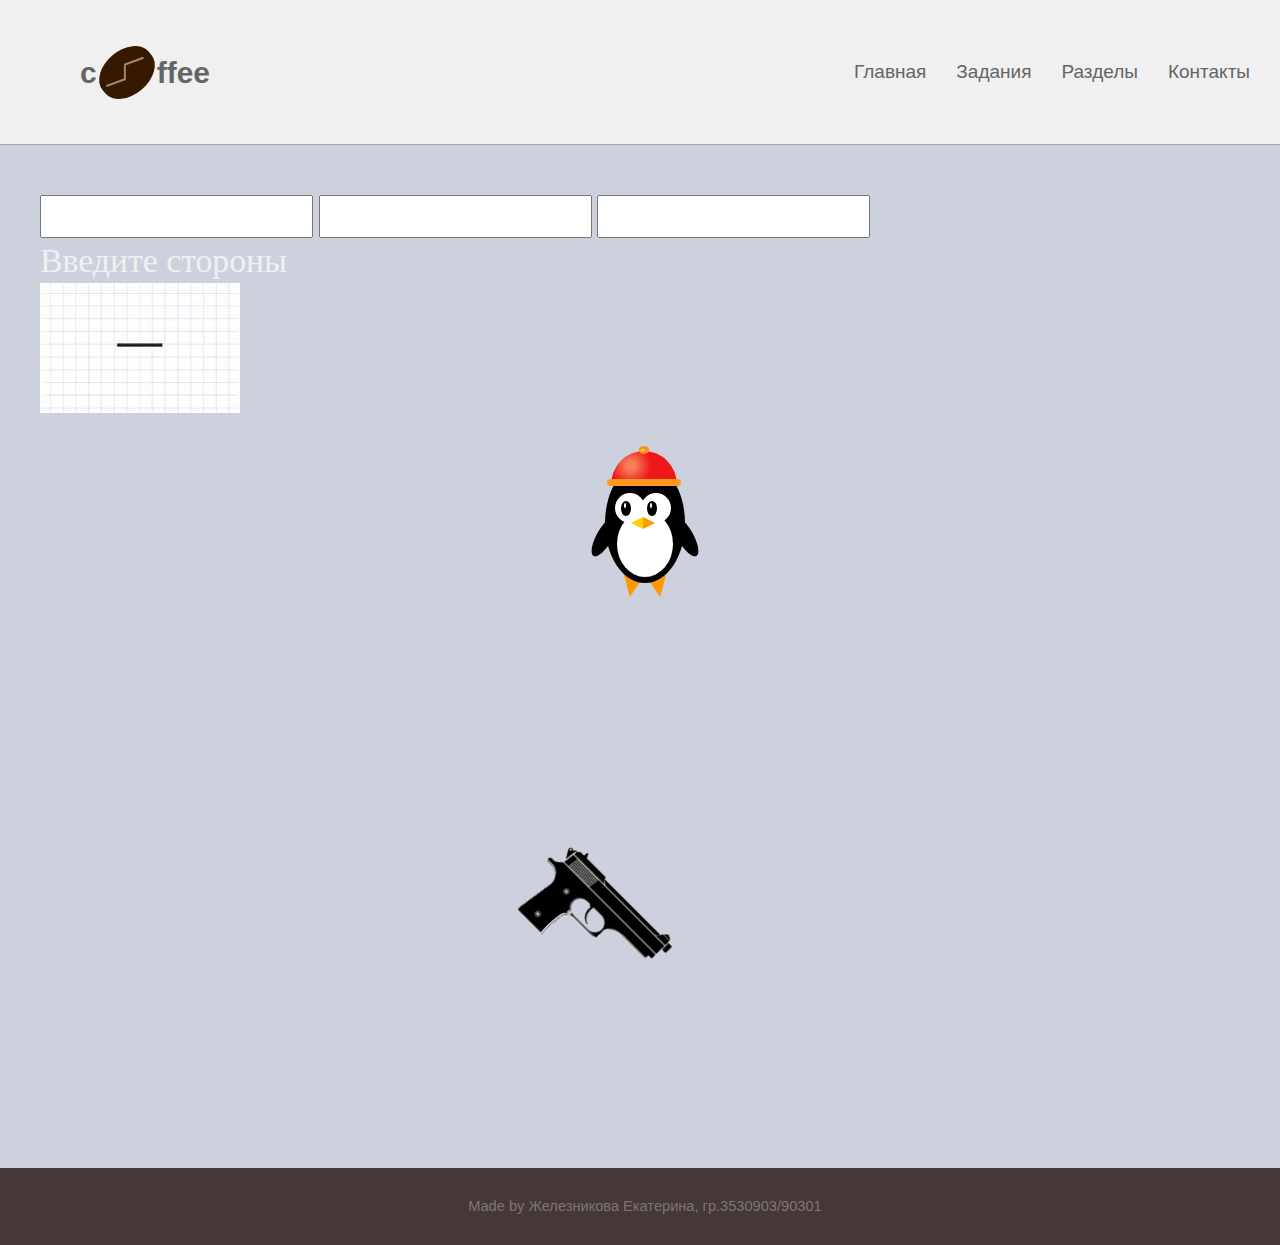
<file: site_zheleznikova/tasks.html>
<!DOCTYPE html>
<html>
    <head>
        <meta charset="utf-8">
        <title>Tasks</title>
        <link rel="shortcut icon" type="image/x-icon" href="assets/images/coffee-cup.png" />
        <meta name="viewport" content="width=device-width, initial-scale=1">
        <link rel="stylesheet" href="assets/css/font-awesome.min.css">
        <link rel="stylesheet" href="assets/css/bootstrap.min.css">

        <link rel="stylesheet" href="assets/css/style.css">
        <link rel="stylesheet" href="assets/css/pic.css">
        <link rel="stylesheet" href="assets/css/animation.css">


    </head>
    <body>
        <header id="main_menu" class="header navbar-fixed-top">
            <div class="container_1">
                <div class="navbar-header">
                    <a href="index.html" class="logo">
                        <b><strong>c</strong></b>
                        <div id="coffeelogo">
                            <div id="trough"></div>
                        </div>
                        <b><strong>ffee</strong></b>
                    </a>                                        
                </div>    
                <label for="toggle-1" class="toggle-menu">
                    <i class="toggle-icon"></i>
                </label>
                <input type="checkbox" id="toggle-1">
                <nav>
                    <ul class="nav navbar-nav navbar-right">
                        <li><a href="index.html">Главная</a></li>
                        <li><a href="tasks.html">Задания</a></li>
                        <li class="dropdown"><a href="#" class="dropdown-toggle" data-toggle="dropdown" role="button" aria-haspopup="true">Разделы</a>
                            <ul class="dropdown-menu">
                                <li><a href="history.html">История</a></li>
                                <li><a href="sorts.html">Сорта</a></li>
                                <li><a href="drinks.html">Напитки</a></li>
                            </ul>
                        </li>
                        <li><a href="contacts.html">Контакты</a></li>
                    </ul>  
                </nav>
            </div>
        </header>

        
        <section id="service" class="service sections lightbg">
            <div class="container_2">
                <input  type="number" id="side1"> 
                <input  type="number" id="side2"> 
                <input  type="number" id="side3"> 
                <h3 id="result">Введите стороны</h3>
                <img id="tr_img" src="assets/images/tr-4.jpg">
                
                <div class="container_pinguin">
                    <div class="left-wing"></div>
                    <div class="right-wing"></div>
                    <div class="left-flipper"></div>
                    <div class="right-flipper"></div>
                    <div class="pbody">
                        <div class="stomach"></div>
                        <div class="left-eye">
                            <div class="pupil">
                                <div class="flare"></div>
                            </div>
                        </div>
                        <div class="right-eye">
                            <div class="pupil">
                                <div class="flare"></div>
                            </div>
                        </div>
                        <div class="left-beak"></div>
                        <div class="right-beak"></div>
                    </div>
                    <div class="hat">
                        <div class="brim"></div>
                        <div class="pompon">
                            <div class="inner-pompon"></div>
                        </div>
                    </div>
                </div>
                
                <div class="flexcontainer">
                    
                    <button class="gun">
                        <div class="bullet"></div>
                        <div class="text1">Внимание...</div>
                        <div class="text2">Огонь!!!</div>
                    </button>
  
                </div>
            </div>  
        </section>

        <!-- footer Section -->
        <footer id="footer" class="footer">
            <div class="container">
                <div class="row">
                    <div class="col-sm-12">
                        <div class="copyright_text text-center">
                            <p>Made by Железникова Екатерина, гр.3530903/90301</p>
                        </div>
                    </div>
                </div>
            </div>
        </footer>  
    </body>
</html>
</file>
<file: site_zheleznikova/assets/css/style.css>
html,
body {
    background-color: #ccd1dd;
    font-size: 18px;
    color: #656565;
    width: 100%;
    
}
.logo{
    margin-top: 10px;
    margin-left: 40px;
    display: flex;
    align-items: center;
    justify-content: center;
    font-size: 30px;
    cursor: default;
    text-decoration: none;
    color:#656565;
}
a:hover{
    text-decoration:none;
    color:#443838;
}
#coffeelogo {
    width: 2em;
    height: 1.5em;
    background: rgb(53, 26, 1);
    border-radius: 100% / 90%;
    transform: rotate(-40deg);
}

#trough{
    position:relative;
    width: 25%;
    height: 5%;
    background: rgb(170, 133, 98);
    border-radius: 10% / 90%;
    top: 45%;
    left: 35%;
    transform: rotate(-50deg);
}
#trough:before{
    content:" ";
    position:absolute;
    width: 140%;
    height: 100%;
    background: rgb(170, 133, 98);
    border-radius: 10% / 90%;
    bottom: 400%;
    right: 45%;
    transform: rotate(-110deg);
}
#trough:after{
    content:" ";
    position:absolute;
    width: 140%;
    height: 100%;
    background: rgb(170, 133, 98);
    border-radius: 10% / 90%;
    top: 400%;
    left: 50%;
    transform: rotate(70deg);
}
header{
    width:100%;
    display:block;
    margin-top: 0px;
    background-color: #f1f0f0;
    border-bottom: 1px solid #9fa5ad;
    height: 145px;
}
.container_1{
    width:100%;
    height: 100%;
    padding-right:30px;
    padding-left:40px;
    margin-top: 40px;
    margin-right:auto;
    margin-left:auto
}
.toggle-icon{
    background-image: url("data:image/svg+xml,%3csvg xmlns='http://www.w3.org/2000/svg' viewBox='0 0 30 30'%3e%3cpath stroke='rgba%280, 0, 0, 0.55%29' stroke-linecap='round' stroke-miterlimit='10' stroke-width='2' d='M4 7h22M4 15h22M4 23h22'/%3e%3c/svg%3e");
    width:30px;
    height:30px;
    position:absolute;
}
nav{
    width:auto;
    float:right;
    margin-top:7px
}
nav ul{
    display:block;
    float:right;
    margin:0;
    padding:0
}
nav ul li a{
    color: #656565;
    font-size:19px;
    padding:7px 19px;
    display:inline-block;
    text-decoration:none
}
nav ul li a:hover{
    color:#2e2626;
}
input[type=checkbox],label{display:none}
li:hover .dropdown-menu{
    display: block;
}
.dropdown-menu>li>a{
    line-height: 4;
}
ul{
    margin:0;
    padding:0;
    list-style:none;
}
.drink_list,
.sort_list{
    list-style: square outside;
}
.btn {
    display: inline-block;
    min-width: 180px;
    padding: 0.9em;
    height: 45px;
    text-align: center;
    color: #ccd1dd;
    letter-spacing: 2px;
    margin: 0;
    font-size: 0.8em;
    border-radius: 50px;
    margin-top: 30px;
    background-color: rgb(22, 11, 1);
    transition: .5s; 
    border:1px solid #000;

}
.btn:hover {
    background-color:rgb(170, 133, 98);
    color: rgb(53, 26, 1);
    text-decoration: none;
    border:1px solid rgb(145, 112, 82);
}
.container{
    width:100%;
    height: 100%;
    padding-right:30px;
    padding-left:40px;
    margin-top: 0;
    margin-right:auto;
    margin-left:auto
}
.container_2{
    width:100%;
    height: 100%;
    padding-right:30px;
    padding-left:40px;
    margin-top: 110px;
    margin-right:auto;
    margin-left:auto
}

.main_home{
    margin-top:165px;
    padding: 150px ;
    position: relative;
    background: linear-gradient(to top, rgb(53, 26, 1), #f1f0f0);
}
.head_title{
    margin-bottom:60px;
}
.main_home p.subtitle{
    color: #ccd1dd;
    padding-bottom: 25px;
    font-size:1.5rem;
    line-height: 2rem;
    margin:0 auto;
}
.sections {
    padding-top:85px;
    padding-bottom: 105px;
    overflow: hidden;
}
.single_service_area{
    margin-top: 80px;
}
.btn-default {
    color: #333;
    background-color: #fff;
    border-color: #ccc;
}
.btn-default:hover {
    color: #333;
    background-color: #fff;
    border-color:#000;
}
img {
    user-select: none;
    max-width: 100%;
}
.main_team_area .single_team .team_1 img,
.main_team_area .single_team .team img{
    margin-bottom:20px;
    width:180px;
    height: 180px;
    margin:20px auto;
}
.contact{
    background-size: cover;
    position: relative;
}

.main_contact .head_title.whitetext h1{
    color:#fff;
}
.main_contact_2 .head_title.whitetext h1{
    color:#fff;
}
.main_contact_2{
    margin-top: 118px;
}
.single_message_right_info li{
    font-size: 1,4em;
    display: block;
    width: 100%;
    margin-bottom: 40px;
    overflow: hidden;
    line-height: 1.5rem;
}
.overlay {
    background-color: rgba(0, 0, 0, 0.75);
    width: 100%;
    height: 100%;
    position: absolute;
    left:0;
    top: -0px;
}
.copyright_text p{
    color:#80766e;
    font-size:0.8125rem;
    margin-bottom: 0;
    padding: 20px;
    max-width: 100%;
}
.team h4,
.team p{
    color: rgb(53, 26, 1);
}
.team_1 h4,
.team_1 p{
    color: #f1f0f0;
}


h1{
    color:rgb(53, 26, 1);
    font-size: 3.75rem;
    font-family: 'montserrathairline';
}

h2 {
    font-size:3rem;
    line-height: 3rem;
    font-family: 'montserratbold';
    margin: 0;
    color:#f1f0f0;
}
h3 {
    font-size:1.875rem;
    line-height: 2.5rem;
    font-family: 'montserratlight';
    margin: 0;
    color:#f1f0f0;
}
h4 {
    font-size: 2.5rem;
    line-height: 2.5rem;
    font-family: 'montserratbold';
    font-weight: 300;
    line-height: 2rem;
    margin: 0;
    color:#f1f0f0;
}
h5{
    font-size:2.8rem;
    line-height: 3rem;
    font-family: 'montserratbold';
    margin-bottom: 10px;
    color:#f1f0f0;
}
.colorsbg{
    background:linear-gradient(to bottom, rgb(53, 26, 1), #f1f0f0);
}
.whitetext {
    color: #fff;
}

.lightbg {
    background-color: #ccd1dd;
}
.separator {
    height: 2px;
    width: 60px;
    margin: 20px auto;
    background: #000;;
}
.separator2 {
    height: 2px;
    width: 60px;
    margin:20px 0px;
    background: rgb(53, 26, 1);
}
.footer{
    background-color: #443838;
}

@media only screen and (max-width: 770px) {
    html{
        font-size: 15px;
    }
    header{
        padding:20px 0;
        height: 145px;
    }
    .logo{
        padding: 0; 
        margin: -20px;
    }
    input[type=checkbox]{position:relative;top:0px;left:0px;background:none}
    label{float:right;
        display:inline-block;
        cursor:pointer;
        margin-right: 20px;
    }
    input[type=checkbox]:checked ~ nav{display:block}
    nav{
        display:none;
        position:absolute;
        left:0;
        top:145px;
        background-color:rgb(53, 26, 1);
        width: 100%;
        margin: 0;
        padding:auto;
        z-index:99
    }
    nav ul{
        width:100%
    }
    nav ul li{
        width:100%;
        display:block;
    }
    nav ul li a{
        color:#FFF;
        font-size:15px;
        padding:10px 20px;
        display:block;
        border-bottom:1px solid rgba(225,225,225,0.1)
    }
    .main_home{
        margin-top:150px;
        padding: 100px ;
        height: auto;
    }
    .btn{
        margin-left: 0px;
    }
    .btn-default{
        margin-left: 0;
    }
    .single_service_area{
        margin-top: 40px;
    }
    }
@media only screen and (max-width: 420px) {
    label{padding:5px 0}
    #logo{font-size:20px}
    nav{top:47px}
    .btn{
        display: none;
    }
    .btn-default{
        display: block;
    }
    }
@media (min-width: 1200px) {
    .container{max-width:1140px}
    
    }
</file>
<file: site_zheleznikova/assets/css/pic.css>
body{
    font-size: 15pt;
	line-height: 1.85em;
	font-weight: 300;
  }
.container_pinguin{
    position: relative;
    margin: auto;
    width:200px;
    height:200px;
}

.pbody{
    position:absolute;
    top:25%;
    left: 30%;
    height:60%;
    width:40%;
    background: black;
    border-radius: 50%;
    
}

.stomach{
    position:absolute;
    top:40%;
    left: 15%;
    height:55%;
    width:70%;
    background: white;
    border-radius: 50%;
}

.left-eye{
    position:absolute;
    top:25%;
    left: 12%;
    height:25%;
    width:37.5%;
    background: white;
    border-radius: 50%;
}

.right-eye{
    position:absolute;
    top:25%;
    left: 44.5%;
    height:25%;
    width:37.5%;
    background: white;
    border-radius: 50%;
}

.pupil{
    position:absolute;
    top:25%;
    left: 20%;
    height:50%;
    width:35%;
    background: black;
    border-radius: 50%;
}

.flare{
    position:absolute;
    top:15%;
    left: 30%;
    height:35%;
    width:25%;
    background: white;
    border-radius: 50%;
}

.left-beak{
    position:absolute;
    top:45%;
    left: 25%;
    border: .3em solid transparent;
    border-right:.6em solid rgb(255, 209, 3);
}

.right-beak{
    position:absolute;
    top:45%;
    left: 48%;
    border: .3em solid transparent;
    border-left:.6em solid rgb(255, 153, 0);
}

.left-wing{
    position:absolute;
    top:50%;
    left: 26%;
    height:23%;
    width:8%;
    background: black;
    border-radius: 50%;
    transform: rotate(30deg);
}

.right-wing{
    position:absolute;
    top:50%;
    right: 26%;
    height:23%;
    width:8%;
    background: black;
    border-radius: 50%;
    transform: rotate(-30deg);
}

.left-flipper{
    position:absolute;
    top:79%;
    left:37%;
    border: .6em solid transparent;
    border-top:1.3em solid rgb(255, 153, 0);
    transform: rotate(10deg);
}

.right-flipper{
    position:absolute;
    top:79%;
    right:37%;
    border: .6em solid transparent;
    border-top:1.3em solid rgb(255, 153, 0);
    transform: rotate(-10deg);
}

.hat{
    position:absolute;
    top:19%;
    left: 33%;
    height:17%;
    width:33%;
    background: radial-gradient(circle at 30% 43%, #f77e59 8%, #ee1818 40%);
    border-radius: 50% 50% 0 0/100% 100% 0 0;
}

.brim{
    position:absolute;
    bottom:-2%;
    left: -6%;
    height:20%;
    width:112%;
    background: #ff9823;
    border-radius: 4px;
}

.pompon{
    position:absolute;
    top:-14%;
    left: 42%;
    height:22%;
    width:16%;
    background: #ff8d23;
    border-radius: 50%;
}

.inner-pompon{
    position:absolute;
    top:40%;
    left: 15%;
    height:40%;
    width:45%;
    background: #ffc423;
    border-radius: 50%;
}

#nav {
    position: absolute;
    margin: 0;
    padding: 0;
    border: 0;
    top: 0;
    left: 0;
    width: 100%;
    font: inherit;	
    vertical-align: baseline;
    text-align: center;
    z-index: 1;
}

    #nav > ul {
        line-height: 0px;
        position: relative;
        display: inline-block;
        margin: 0;
        height: 21px;
        border-left: solid 1px rgba(192, 192, 192, 0.35);
        border-right: solid 1px rgba(192, 192, 192, 0.35);
    }


        #nav > ul > li {
            display: inline-block;
            margin: -9px 0.5em 0 0.5em;
            border-radius: 0.5em;
            padding: 0.85em;
            border: solid 1px transparent;
        }

            #nav > ul > li > a, #nav > ul > li > span {
                display: block;
                color: inherit;
                text-decoration: none;
                border: 0;
                outline: 0;
            }

            #nav > ul > li > ul {
                display: none;
            }
</file>
<file: site_zheleznikova/assets/css/animation.css>
body{
    font-size: 15pt;
	line-height: 1.85em;
	font-weight: 300;
  }
  .flexcontainer{
    background-color:transparent;
    display: flex;
    margin-top: 200px;
    justify-content: center;
    align-content: center;
  }
  
  .gun{
    border: none;
    position: relative;
    display: block;
    background:url(../images/png/gun6.png);
    background-repeat: no-repeat;
    width: 250px;
    height: 250px;
    transform: rotate(45deg);
    transition: 0.1s linear;
    overflow: visible;
  }
  
  .text1, .text2{
    position: absolute;
    font-family: sans-serif;
    font-size: 1em;
    font-weight: bold;
    color: black;
    top:0px;
    margin-left: 0px;
    display: none;
  }

 
  .bullet{
    position: relative;
    display: block;
    background: url(../images/png/gun5.png);
    background-repeat: no-repeat;
    width: 100%;
    height: 100%;
    opacity: 0%;
    transition: 0.1s linear;
  }

  .gun:hover{
    transform: rotate(0deg);
    transition: 0.1s linear;
  }
  .gun:hover .text1{
    display: block;
  }

  .gun:active .text2{
    display: block;
    }
    .gun:active .text1{
    display: none;
    }
   
  .gun:active{
    background: url(../images/png/gun3.png);
    background-repeat: no-repeat;
    animation: shoot 0.3s infinite alternate;
   }
   @keyframes shoot {
    from { transform: translate(0px, -5px); }
    to { transform: translate(0px, 5px); }
    }
    .gun:active .bullet{
    opacity: 100%;
    animation: fly 1s linear;
    }
    @keyframes fly {
    from { transform: translateX(0em); }
    to { transform: translateX(200%); }
    }
</file>
